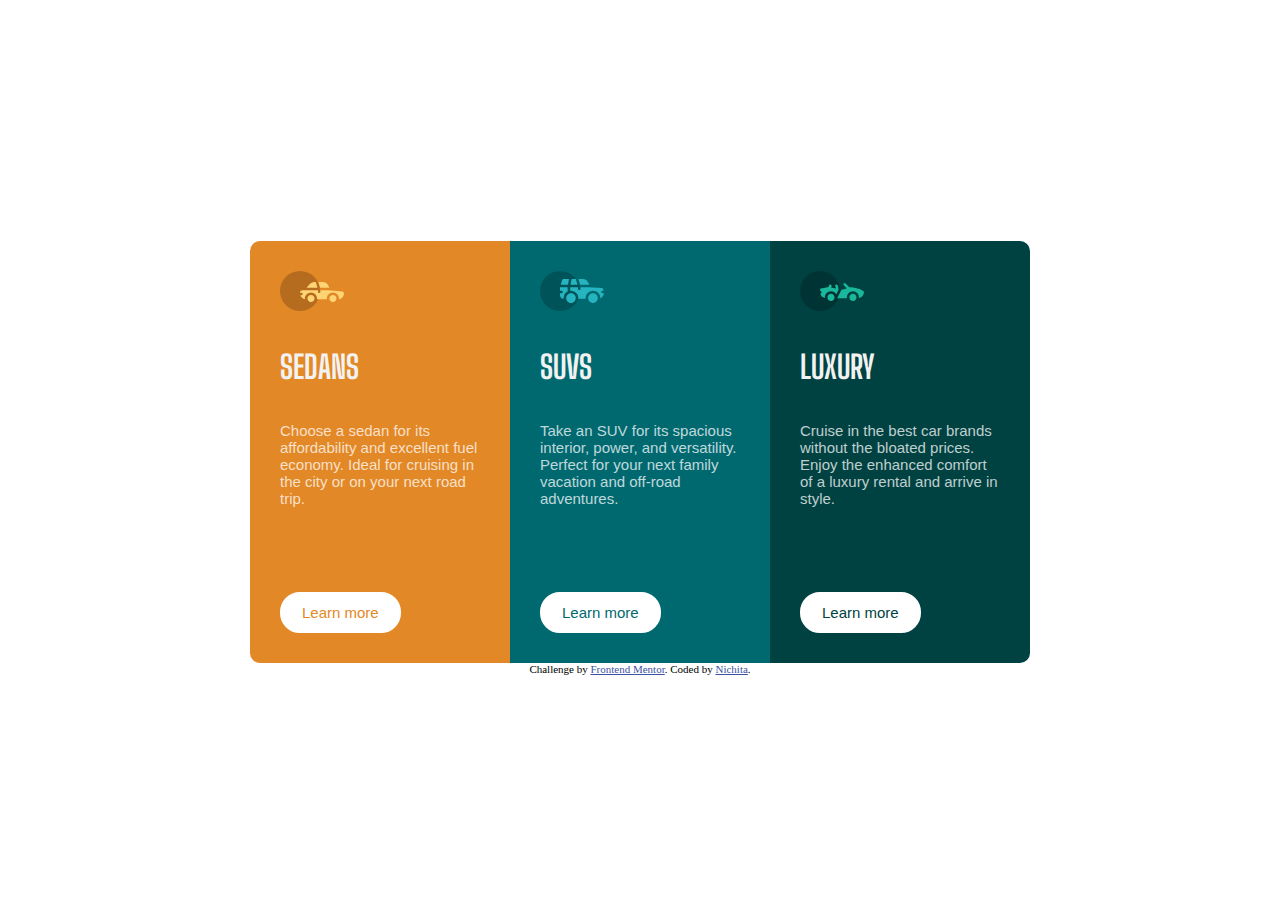
<file: 3-column-preview-card-component/index.html>
<!DOCTYPE html>
<html lang="en">

<head>
  <meta charset="UTF-8">
  <meta name="viewport" content="width=device-width, initial-scale=1.0">
  <!-- displays site properly based on user's device -->

  <link rel="icon" type="image/png" sizes="32x32" href="./images/favicon-32x32.png">
  <link rel="preconnect" href="https://fonts.googleapis.com">
  <link rel="preconnect" href="https://fonts.gstatic.com" crossorigin>
  <link href="https://fonts.googleapis.com/css2?family=Big+Shoulders+Display:wght@700&display=swap" rel="stylesheet">
  <link rel="stylesheet" type="text/css" href="https://fonts.google.com/specimen/Lexend+Deca">
  <link rel="stylesheet" href="style.css">

  <title>Frontend Mentor | 3-column preview card component</title>

</head>

<body>
  <main>

    <div class="flex-container">
      <div class="card sedan">
        <img src="./images/icon-sedans.svg" alt="" aria-hidden="true">
        <h2>Sedans</h2>

        <div class="body">Choose a sedan for its affordability and excellent fuel economy. Ideal for cruising in the
          city
          or on your next road trip.
        </div>

        <a class="more">Learn more</a>
      </div>

      <div class="card suv">
        <img src="./images/icon-suvs.svg" alt="" aria-hidden="true">
        <h2>
          SUVs
        </h2>
        <div class="body">
          Take an SUV for its spacious interior, power, and versatility. Perfect for your next family vacation
          and off-road adventures.
        </div>
        <a class="more">Learn more</a>
      </div>

      <div class="card luxury">
        <img src="./images/icon-luxury.svg" alt="" aria-hidden="true">
        <h2>
          Luxury
        </h2>
        <div class="body">
          Cruise in the best car brands without the bloated prices. Enjoy the enhanced comfort of a luxury
          rental and arrive in style.
        </div>
        <a class="more">Learn more</a>
      </div>
    </div>

  </main>
  <footer>
    <div class="attribution">
      Challenge by <a href="https://www.frontendmentor.io?ref=challenge" target="_blank">Frontend Mentor</a>.
      Coded by <a href="https://psynt.github.io" target="_blank">Nichita</a>.
    </div>
  </footer>
</body>

</html>
</file>
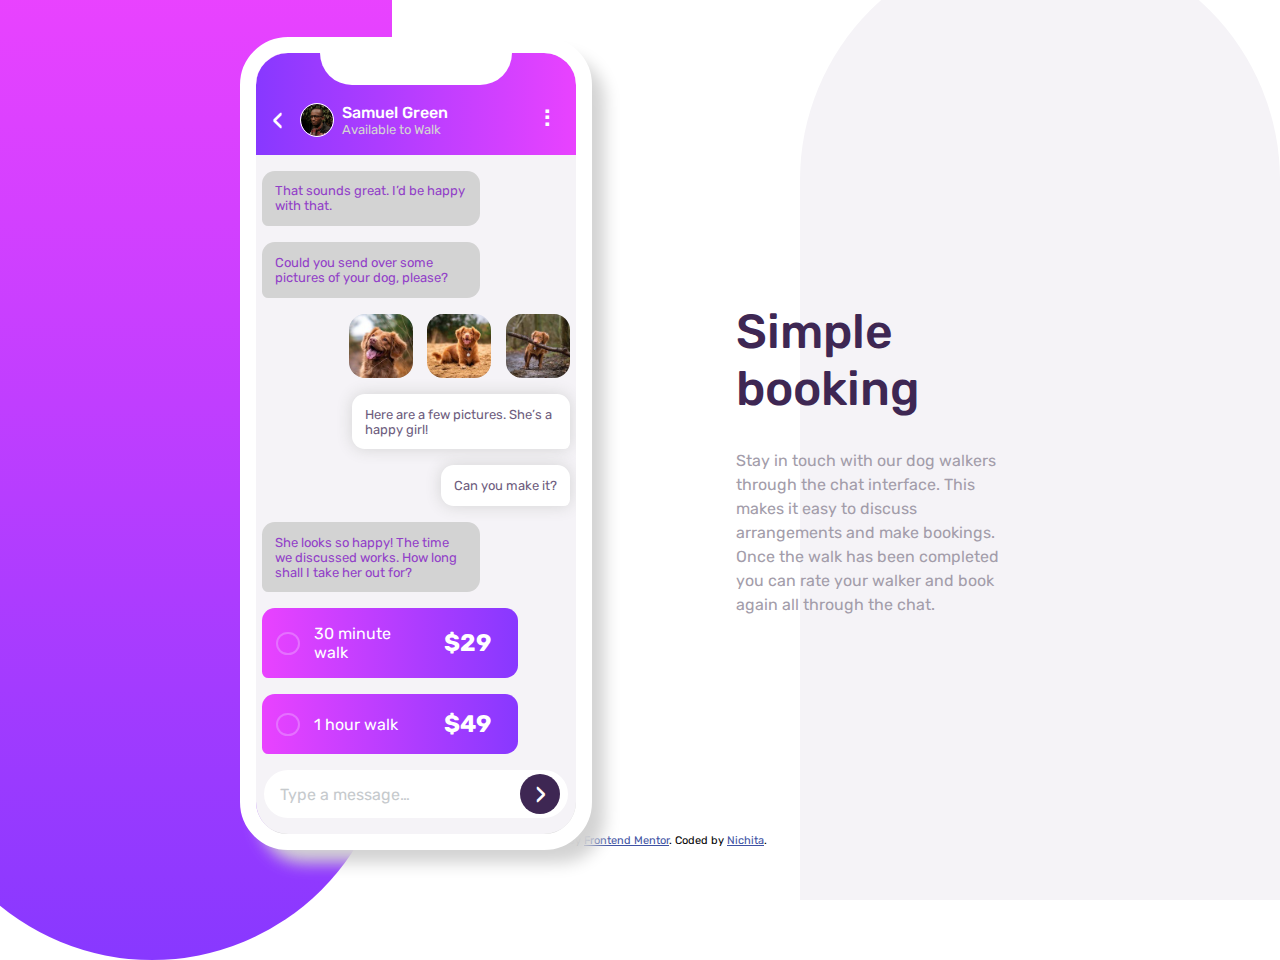
<file: chat-app-css-illustration/index.html>
<!DOCTYPE html>
<html lang="en">

<head>
  <meta charset="UTF-8">
  <meta name="viewport" content="width=device-width, initial-scale=1.0">

  <link rel="icon" type="image/png" sizes="32x32" href="./images/favicon-32x32.png">

  <link rel="preconnect" href="https://fonts.googleapis.com">
  <link rel="preconnect" href="https://fonts.gstatic.com" crossorigin>
  <link href="https://fonts.googleapis.com/css2?family=Rubik:wght@400;500;700&display=swap" rel="stylesheet">

  <link rel="stylesheet" href="style.css">

  <title>Frontend Mentor | Chat app css illustration</title>

</head>

<body>

  <main>
    <div class="phone">
      <div class="phone-top">
        <div class="notch"></div>
        <div class="profile">
          <span class="chevron">&lsaquo;</span>
          <img src="images/avatar.jpg" alt="Samuel Green's profile picture" class="pfp">

          <div class="profile-desc">
            <div class="name">Samuel Green</div>
            <div class="avail">Available to Walk</div>
          </div>
          <div class="menu"></div>
        </div>
      </div>

      <div class="message left">
        That sounds great. I’d be happy with that.
      </div>
      <div class="message left">
        Could you send over some pictures of your dog, please?
      </div>

      <div class="pics right">
        <img src="images/dog-image-1.jpg" alt="Image of dog" class="dog">
        <img src="images/dog-image-2.jpg" alt="Image of dog" class="dog">
        <img src="images/dog-image-3.jpg" alt="Image of dog" class="dog">
      </div>

      <div class="message right">
        Here are a few pictures. She’s a happy girl!
      </div>
      <div class="message right">
        Can you make it?
      </div>

      <div class="message left">
        She looks so happy! The time we discussed works. How long shall I take her out for?
      </div>

      <div class="charge left">
        <span class="dot"></span>
        <span class="duration">30 minute walk</span>
        <span class="price">$29</span>
      </div>

      <div class="charge left">
        <span class="dot"></span>
        <span class="duration">1 hour walk</span>
        <span class="price">$49</span>
      </div>

      <div class="prompt">
        <span class="type">Type a message…</span>
        <div class="send"> <span class="chevron">&rsaquo;</span> </div>
      </div>
    </div>
    <section class="text">
      <h1>Simple booking</h1>

      <div class="subtext">
        Stay in touch with our dog walkers through the chat interface. This makes it easy to
        discuss arrangements and make bookings. Once the walk has been completed you can rate
        your walker and book again all through the chat.
      </div>
    </section>
  </main>
  <footer>
    <div class="attribution">
      Challenge by <a href="https://www.frontendmentor.io?ref=challenge" target="_blank">Frontend Mentor</a>.
      Coded by <a href="https://psynt.github.io/" target="_blank">Nichita</a>.
    </div>
  </footer>
</body>

</html>
</file>
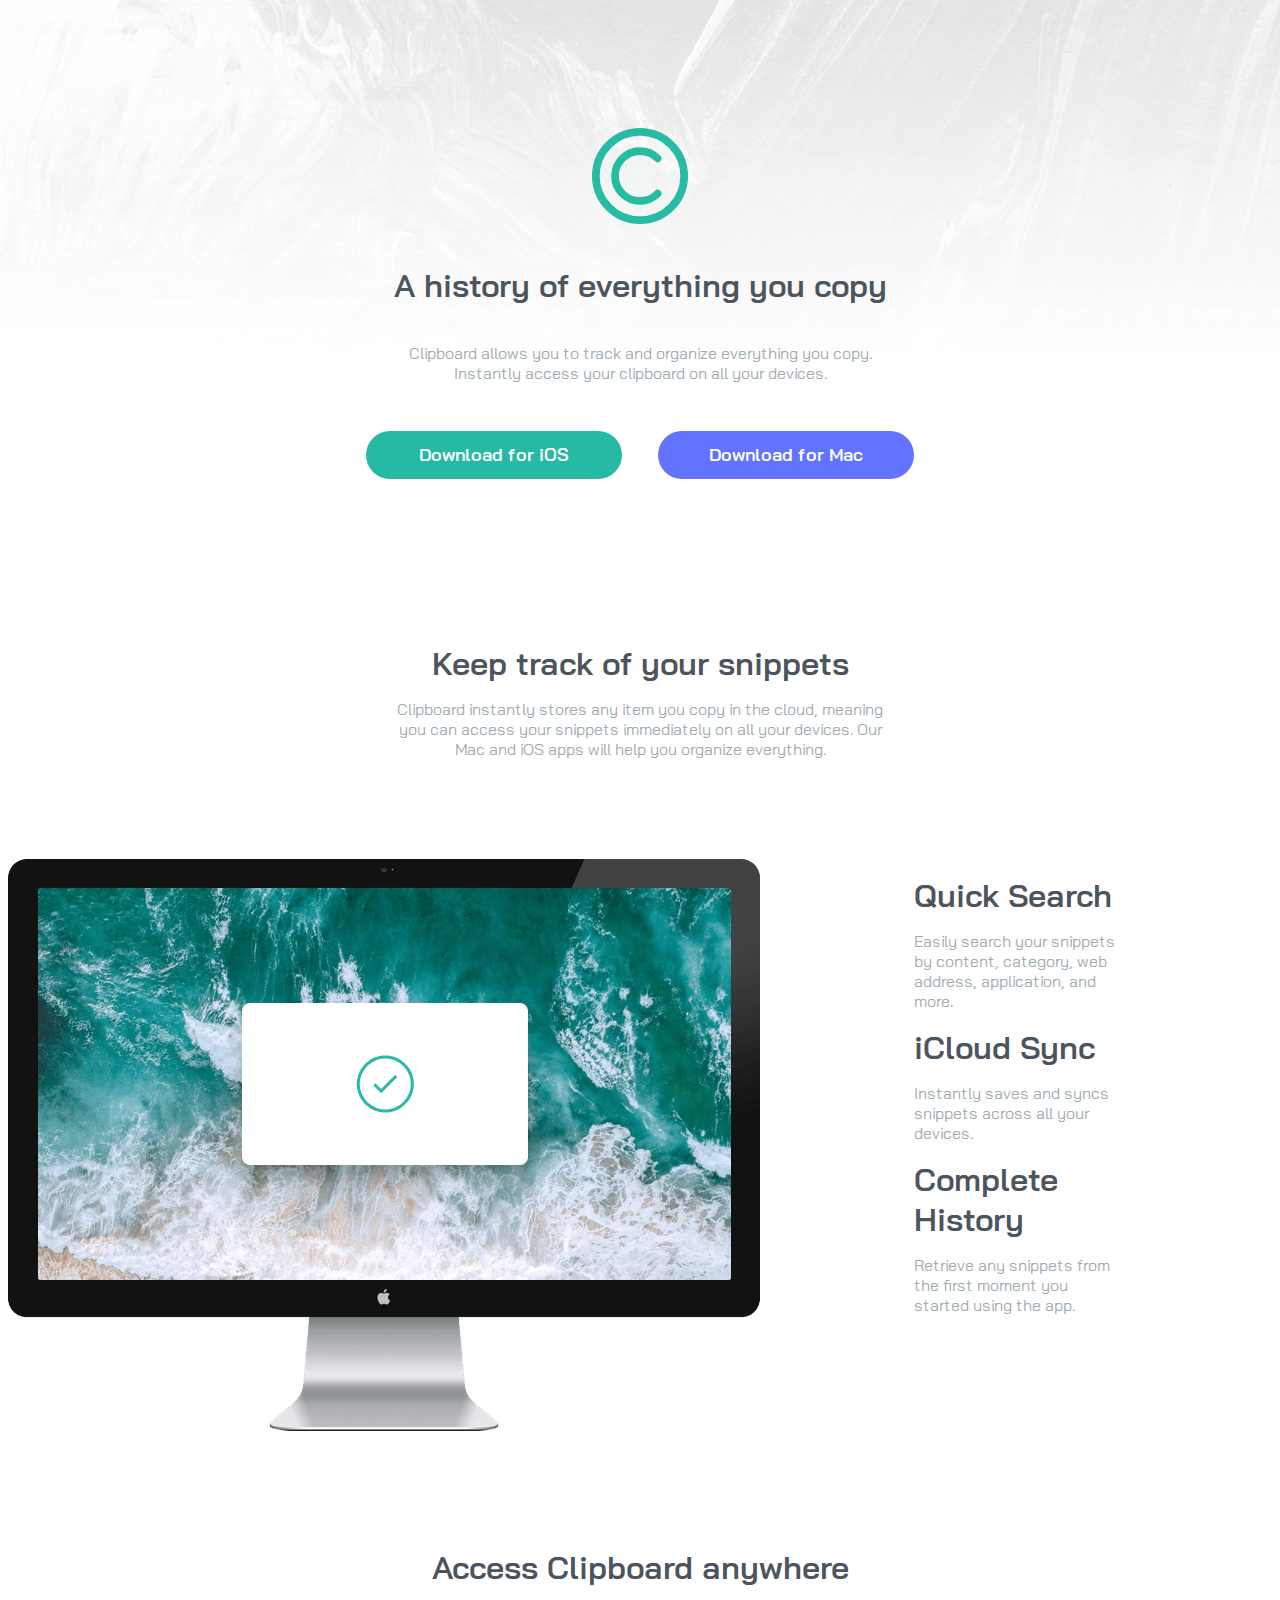
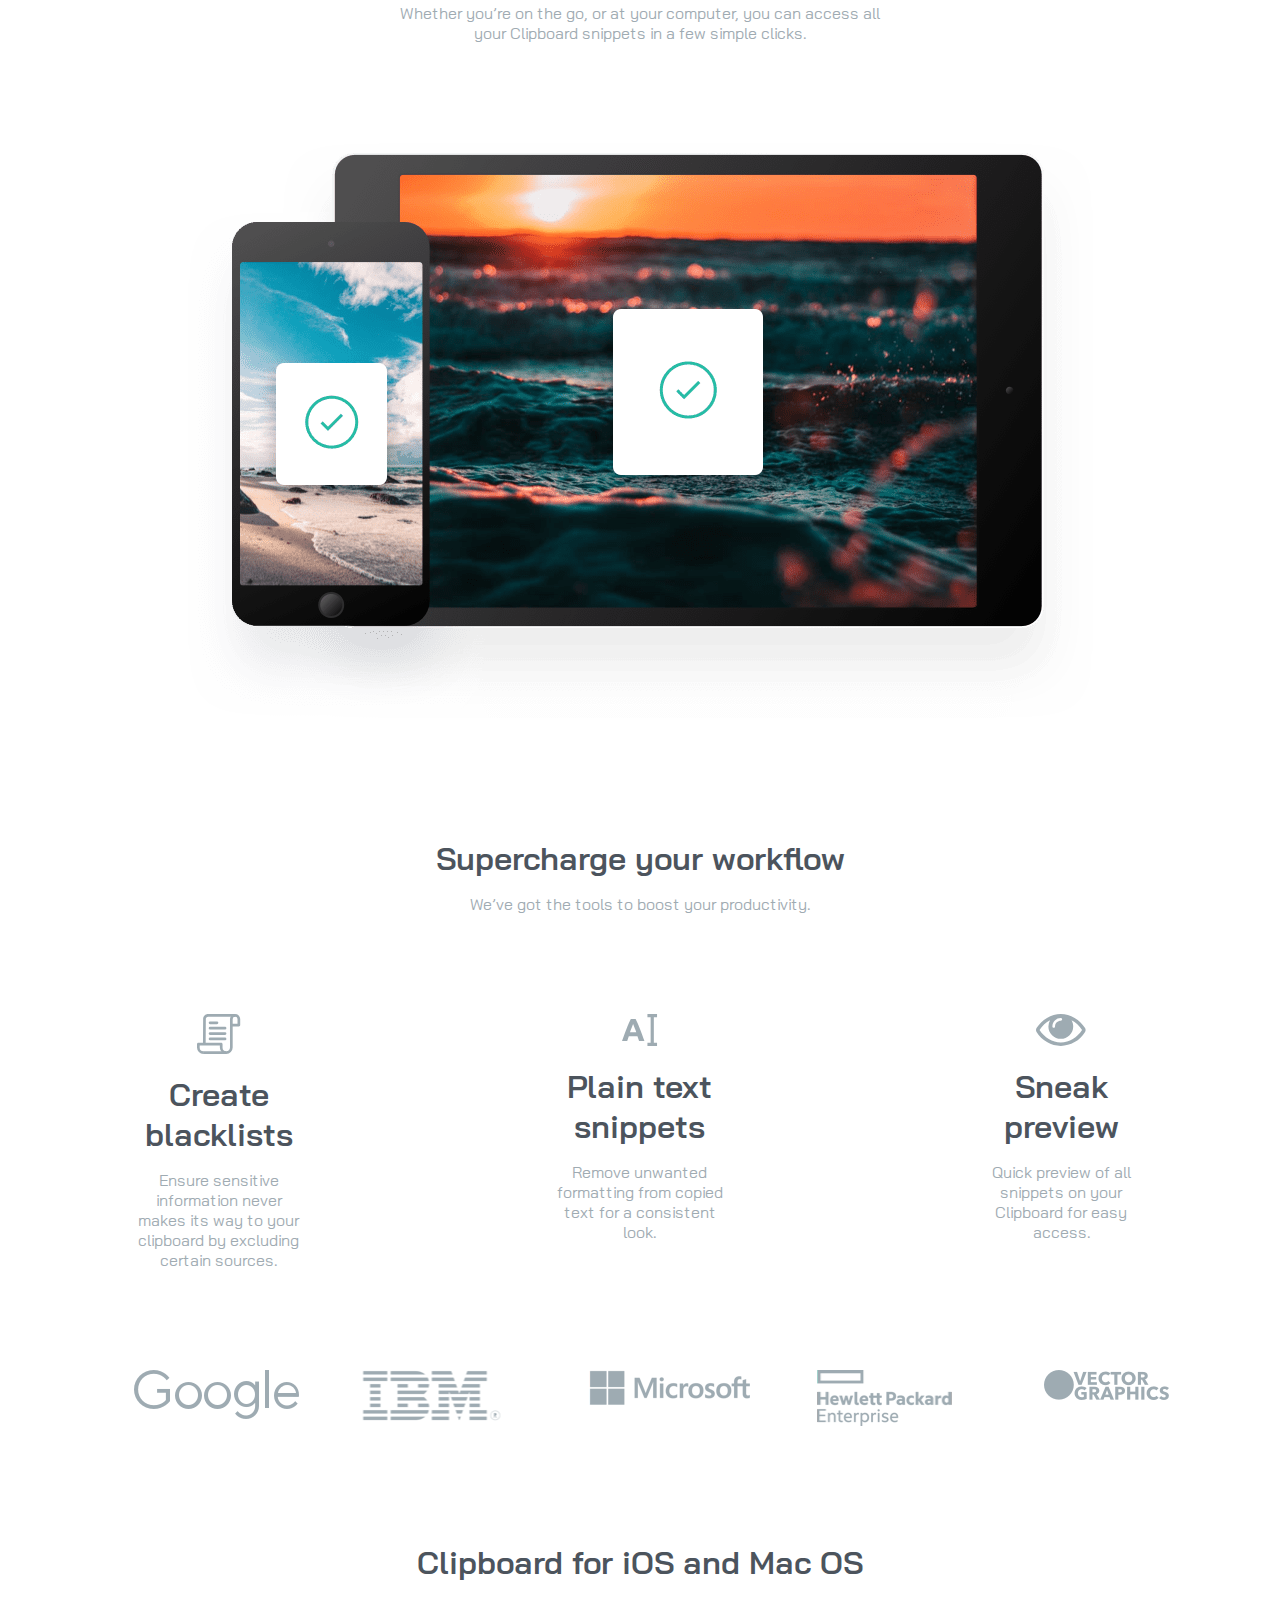
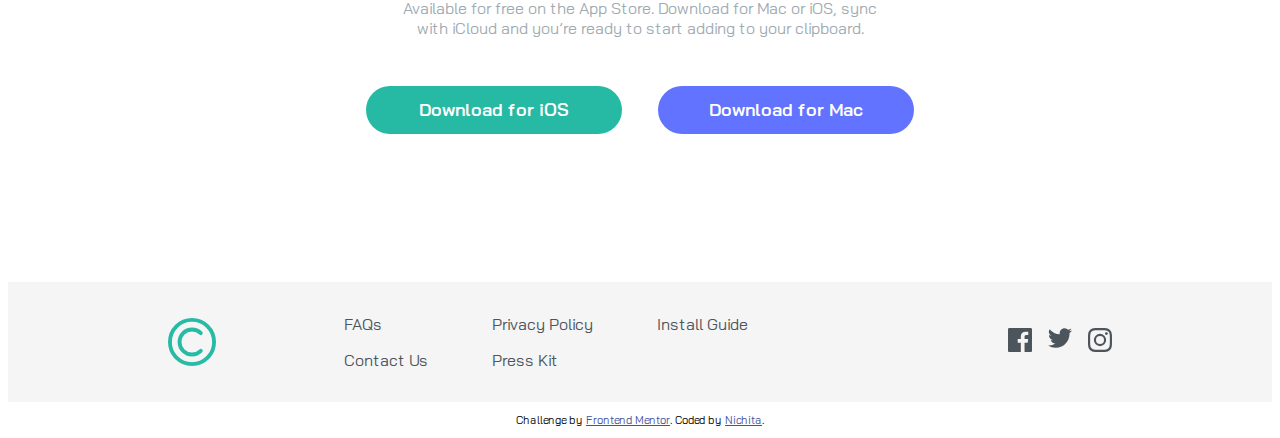
<file: clipboard-landing-page/index.html>
<!DOCTYPE html>
<html lang="en">

<head>
  <meta charset="UTF-8">
  <meta name="viewport" content="width=device-width, initial-scale=1.0">
  <!-- displays site properly based on user's device -->

  <link rel="preconnect" href="https://fonts.googleapis.com">
  <link rel="preconnect" href="https://fonts.gstatic.com" crossorigin>
  <link href="https://fonts.googleapis.com/css2?family=Bai+Jamjuree:wght@400;600&display=swap" rel="stylesheet">
  <link rel="icon" type="image/png" sizes="32x32" href="./images/favicon-32x32.png">

  <title>Frontend Mentor | Clipboard landing page</title>

  <link rel="stylesheet" href="style.css">
</head>

<body>

  <main>


    <div class="section">
      <img src="images/logo.svg" alt="Clipboard logo" class="logo">
      <h1>A history of everything you copy</h1>

      <div class="sub">
        Clipboard allows you to track and organize everything you
        copy. Instantly access your clipboard on all your devices.
      </div>

      <div class="buttons">
        <button type="button" class="primary">Download for iOS</button>
        <button type="button" class="secondary">Download for Mac</button>
      </div>
    </div>

    <div class="section">
      <div class="bold">Keep track of your snippets</div>

      <div class="sub">Clipboard instantly stores any item you copy in the cloud,
        meaning you can access your snippets immediately on all your
        devices. Our Mac and iOS apps will help you organize everything.
      </div>
    </div>
    <div class="section">

      <div class="horizontal">
        <img src="images/image-computer.png" alt="Picture of a computer" class="computer">

        <div class="right">
          <div class="bold">Quick Search</div>

          <div class="sub">
            Easily search your snippets by content, category, web address, application, and more.
          </div>

          <div class="bold">
            iCloud Sync
          </div>

          <div class="sub">
            Instantly saves and syncs snippets across all your devices.
          </div>

          <div class="bold">
            Complete History
          </div>

          <div class="sub">
            Retrieve any snippets from the first moment you started using the app.
          </div>
        </div>
      </div>
    </div>

    <div class="section">
      <div class="bold">Access Clipboard anywhere</div>

      <div class="sub">Whether you’re on the go, or at your computer, you can access all your Clipboard
        snippets in a few simple clicks.
      </div>

    </div>
    <div class="section">
      <img src="images/image-devices.png" alt="Picture of an iPhone and an iPad" class="devices">
    </div>
    <div class="section">
      <div class="bold">Supercharge your workflow</div>

      <div class="sub">We’ve got the tools to boost your productivity.</div>

    </div>
    <div class="section">
      <div class="examples list">
        <div class="example">
          <img src="images/icon-blacklist.svg" alt="Blacklist">
          <div class="bold">Create blacklists</div>

          <div class="sub">
            Ensure sensitive information never makes its way to your clipboard by excluding certain sources.
          </div>
        </div>
        <div class="example">
          <img src="images/icon-text.svg" alt="Text">
          <div class="bold">Plain text snippets</div>

          <div class="sub">
            Remove unwanted formatting from copied text for a consistent look.
          </div>
        </div>

        <div class="example">
          <img src="images/icon-preview.svg" alt="Eye">
          <div class="bold">Sneak preview</div>
          <div class="sub">
            Quick preview of all snippets on your Clipboard for easy access.
          </div>
        </div>

      </div>
    </div>
    <div class="brands list">
      <img src="images/logo-google.png" alt="Google logo" class="brand">
      <img src="images/logo-ibm.png" alt="IBM logo" class="brand">
      <img src="images/logo-microsoft.png" alt="Microsoft logo" class="brand">
      <img src="images/logo-hp.png" alt="Hewlett Packard Enterprise logo" class="brand">
      <img src="images/logo-vector-graphics.png" alt="Vector Graphics logo" class="brand">
    </div>
    <div class="section">
      <div class="bold">
        Clipboard for iOS and Mac OS
      </div>

      <div class="sub">
        Available for free on the App Store. Download for Mac or iOS, sync with iCloud
        and you’re ready to start adding to your clipboard.
      </div>

      <div class="buttons">
        <button class="primary" type="button">Download for iOS</button>
        <button class="secondary" type="button">Download for Mac</button>
      </div>
    </div>

    <div class="footer">
      <img src="images/logo.svg" alt="Clipboard logo" class="logo">
      <div class="linkblock">
        <div class="vertical-links">
          <a href="" class="link">FAQs</a>
          <a href="" class="link">Contact Us</a>
        </div>
        <div class="vertical-links">
          <a href="" class="link">Privacy Policy</a>
          <a href="" class="link">Press Kit</a>
        </div>
        <a href="" class="link">Install Guide</a>
      </div>
      <div class="social-media list">
        <a href="">
          <img src="images/icon-facebook.svg" alt="Facebook icon" class="social">
        </a>
        <a href="">
          <img src="images/icon-twitter.svg" alt="Twitter icon" class="social">
        </a>
        <a href="">
          <img src="images/icon-instagram.svg" alt="Instagram icon" class="social">
        </a>
      </div>
    </div>
  </main>

  <footer>
    <p class="attribution">
      Challenge by <a href="https://www.frontendmentor.io?ref=challenge" target="_blank">Frontend Mentor</a>.
      Coded by <a href="psynt.github.io">Nichita</a>.
    </p>
  </footer>
</body>

</html>
</file>
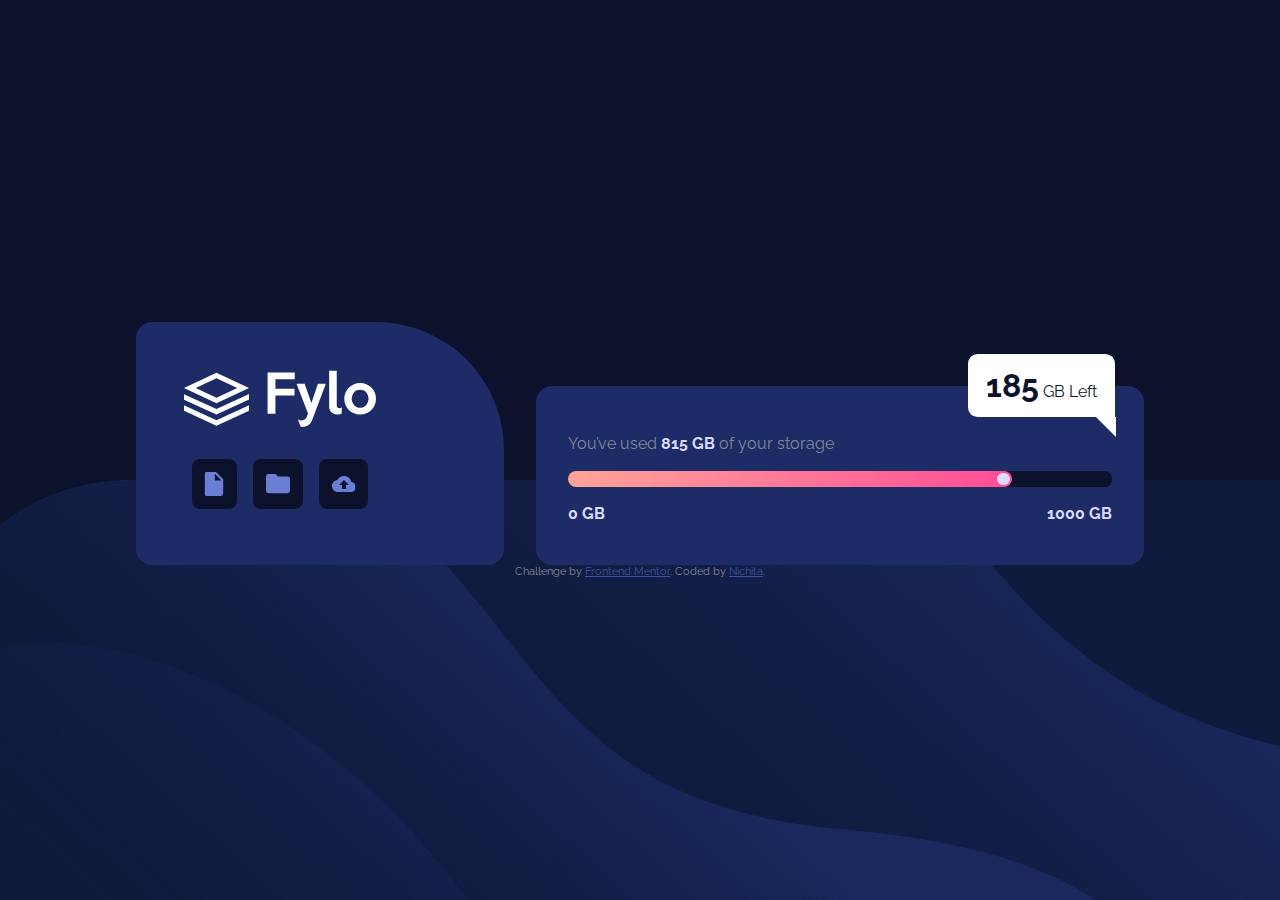
<file: fylo-data-storage-component/index.html>
<!DOCTYPE html>
<html lang="en">

<head>
  <meta charset="UTF-8">
  <meta name="viewport" content="width=device-width, initial-scale=1.0">

  <link rel="icon" type="image/png" sizes="32x32" href="./images/favicon-32x32.png">

  <link rel="preconnect" href="https://fonts.googleapis.com">
  <link rel="preconnect" href="https://fonts.gstatic.com" crossorigin>
  <link href="https://fonts.googleapis.com/css2?family=Raleway:wght@400;700&display=swap" rel="stylesheet">

  <link rel="stylesheet" href="style.css">

  <title>Frontend Mentor | Fylo data storage component</title>

</head>

<body>

  <main>
    <div class="left">
      <img src="images/logo.svg" alt="Fylo logo" class="logo">
      <div class="icons">
        <img src="images/icon-document.svg" alt="Document symbol" class="icon">
        <img src="images/icon-folder.svg" alt="Folder symbol" class="icon">
        <img src="images/icon-upload.svg" alt="Upload symbol" class="icon">
      </div>
    </div>
    <div class="right">
      <div class="details">
        <div class="text">
          You’ve used <span class="highlight">815 GB</span> of your storage
        </div>
        <blockquote>
          <span class="super">185</span> GB Left
        </blockquote>
      </div>

      <div class="progress">
        <progress max="1000" value="815" id="progress"></progress>
        <div class="dot"></div>
      </div>

      <div class="space highlight">
        <span class="start">0 GB</span>
        <span class="end">1000 GB</span>
      </div>
    </div>

  </main>

  <div class="attribution">
    Challenge by <a href="https://www.frontendmentor.io?ref=challenge" target="_blank">Frontend Mentor</a>.
    Coded by <a href="https://psynt.github.io/" target="_blank">Nichita</a>.
  </div>
</body>

</html>
</file>
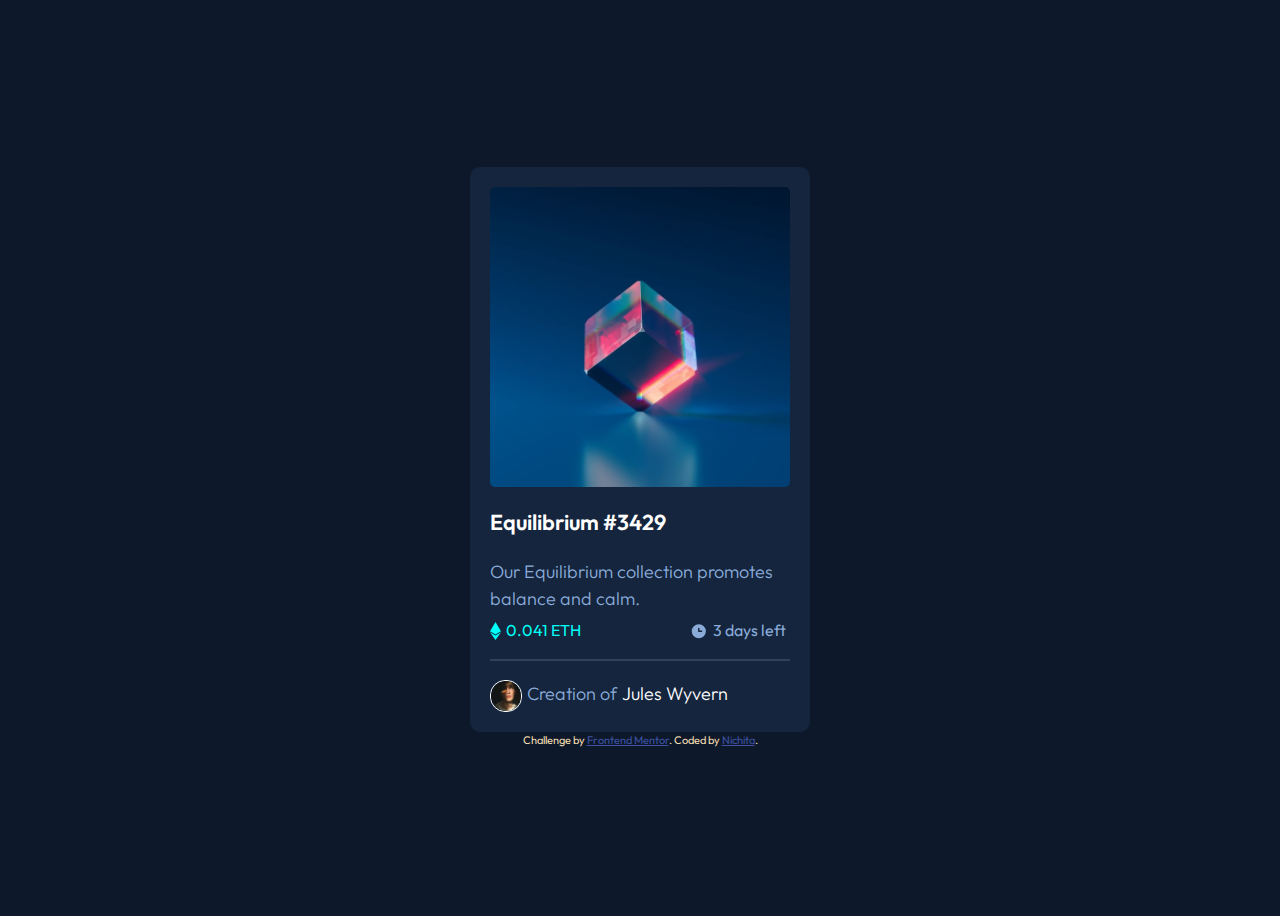
<file: nft-preview-card-component/index.html>
<!DOCTYPE html>
<html lang="en">

<head>
  <meta charset="UTF-8">
  <meta name="viewport" content="width=device-width, initial-scale=1.0">

  <link rel="icon" type="image/png" sizes="32x32" href="./images/favicon-32x32.png">
  <link rel="preconnect" href="https://fonts.googleapis.com">
  <link rel="preconnect" href="https://fonts.gstatic.com" crossorigin>
  <link href="https://fonts.googleapis.com/css2?family=Outfit:wght@300;400;600&display=swap" rel="stylesheet">

  <link rel="stylesheet" href="style.css">

  <title>Frontend Mentor | NFT preview card component</title>

</head>

<body>

  <main>

    <div class="containter">
      <a href="#"><img src="./images/icon-view.svg" alt="Eye symbol" class="eye"></a>
      <img class="eq" src="./images/image-equilibrium.jpg" alt="Image of NFT Equilibrium">
    </div>

    <a href="#">
      <h1>Equilibrium #3429</h1>
    </a>

    <div class="subtitle">Our Equilibrium collection promotes balance and calm.</div>

    <div class="details">
      <div class="price"><img src="./images/icon-ethereum.svg" alt="Ethereum symbol">0.041 ETH</div>
      <div class="time"><img src="./images/icon-clock.svg" alt="Clock symbol">3 days left</div>
    </div>

    <div>
      <hr>
    </div>

    <div class="credit"><img class="avatar" src="images/image-avatar.png" alt="Image of Jules Wyvern">Creation of <a
        href="#" class="name">Jules Wyvern</a></div>
  </main>

  <footer>
    <div class="attribution">
      Challenge by <a href="https://www.frontendmentor.io?ref=challenge" target="_blank">Frontend Mentor</a>.
      Coded by <a href="https://psynt.github.io/" target="_blank">Nichita</a>.
    </div>
  </footer>
</body>

</html>
</file>
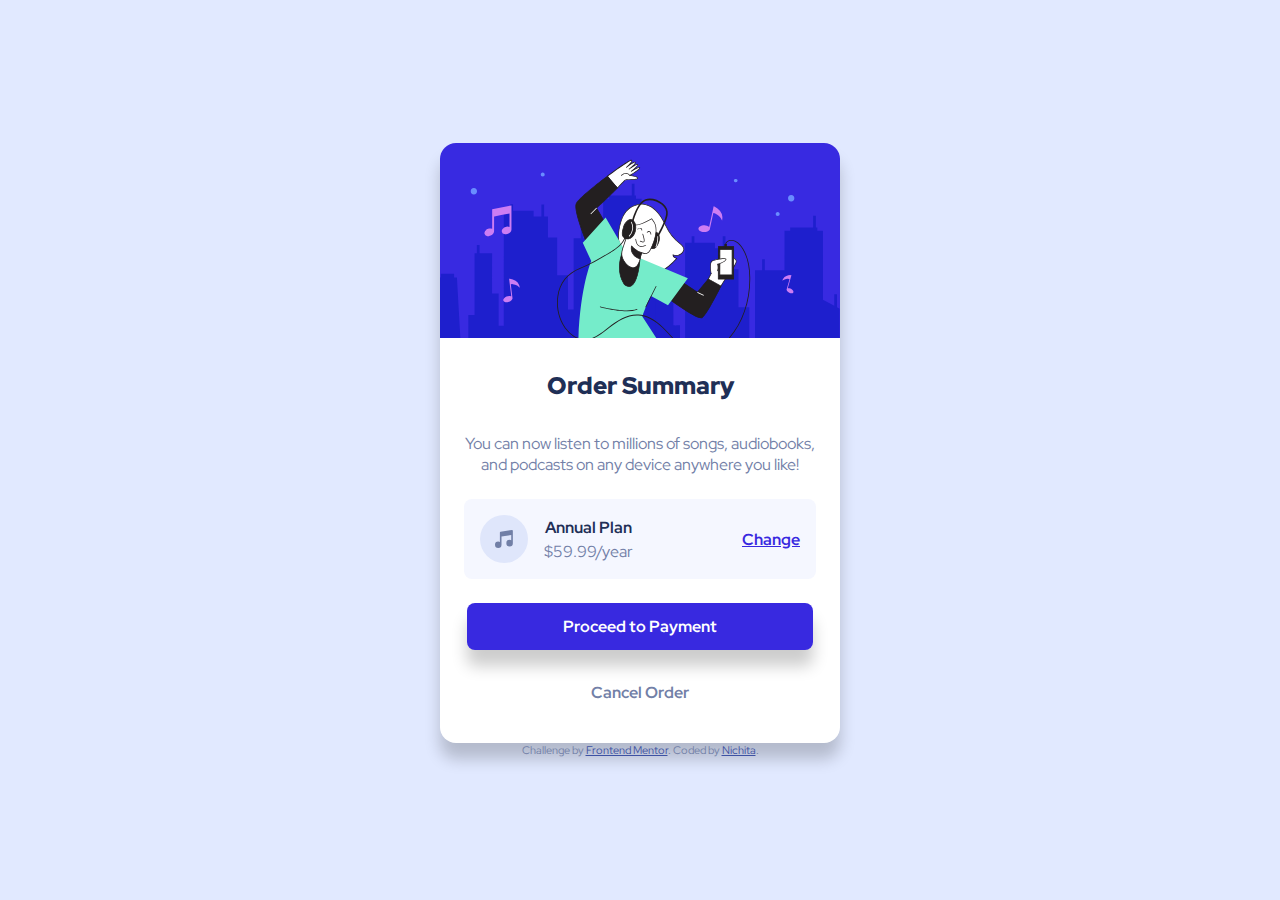
<file: order-summary-component/index.html>
<!DOCTYPE html>
<html lang="en">

<head>
  <meta charset="UTF-8">
  <meta name="viewport" content="width=device-width, initial-scale=1.0">

  <link rel="icon" type="image/png" sizes="32x32" href="./images/favicon-32x32.png">


  <link rel="preconnect" href="https://fonts.googleapis.com">
  <link rel="preconnect" href="https://fonts.gstatic.com" crossorigin>
  <link href="https://fonts.googleapis.com/css2?family=Red+Hat+Display:wght@500;700;900&display=swap" rel="stylesheet">

  <link rel="stylesheet" href="style.css">

  <title>Frontend Mentor | Order summary card</title>

</head>

<body>

  <main>

    <img class="banner" src="./images/illustration-hero.svg" alt="Picture of person listening to music">
    <h1>Order Summary</h1>

    <div class="subtitle">You can now listen to millions of songs, audiobooks, and podcasts on any
      device anywhere you like!</div>

    <div class="card">
      <img src="images/icon-music.svg" alt="Music symbol" class="music">
      <div class="pricing">
        <span class="bold">Annual Plan</span>
        <span>$59.99/year</span>
      </div>

      <a class="change">Change</a>
    </div>

    <a class="pay">Proceed to Payment</a>
    <a class="cancel">Cancel Order</a>

  </main>

  <footer>
    <div class="attribution">
      Challenge by <a href="https://www.frontendmentor.io?ref=challenge" target="_blank">Frontend Mentor</a>.
      Coded by <a href="https://psynt.github.io/" target="_blank">Nichita</a>.
    </div>
  </footer>
</body>

</html>
</file>
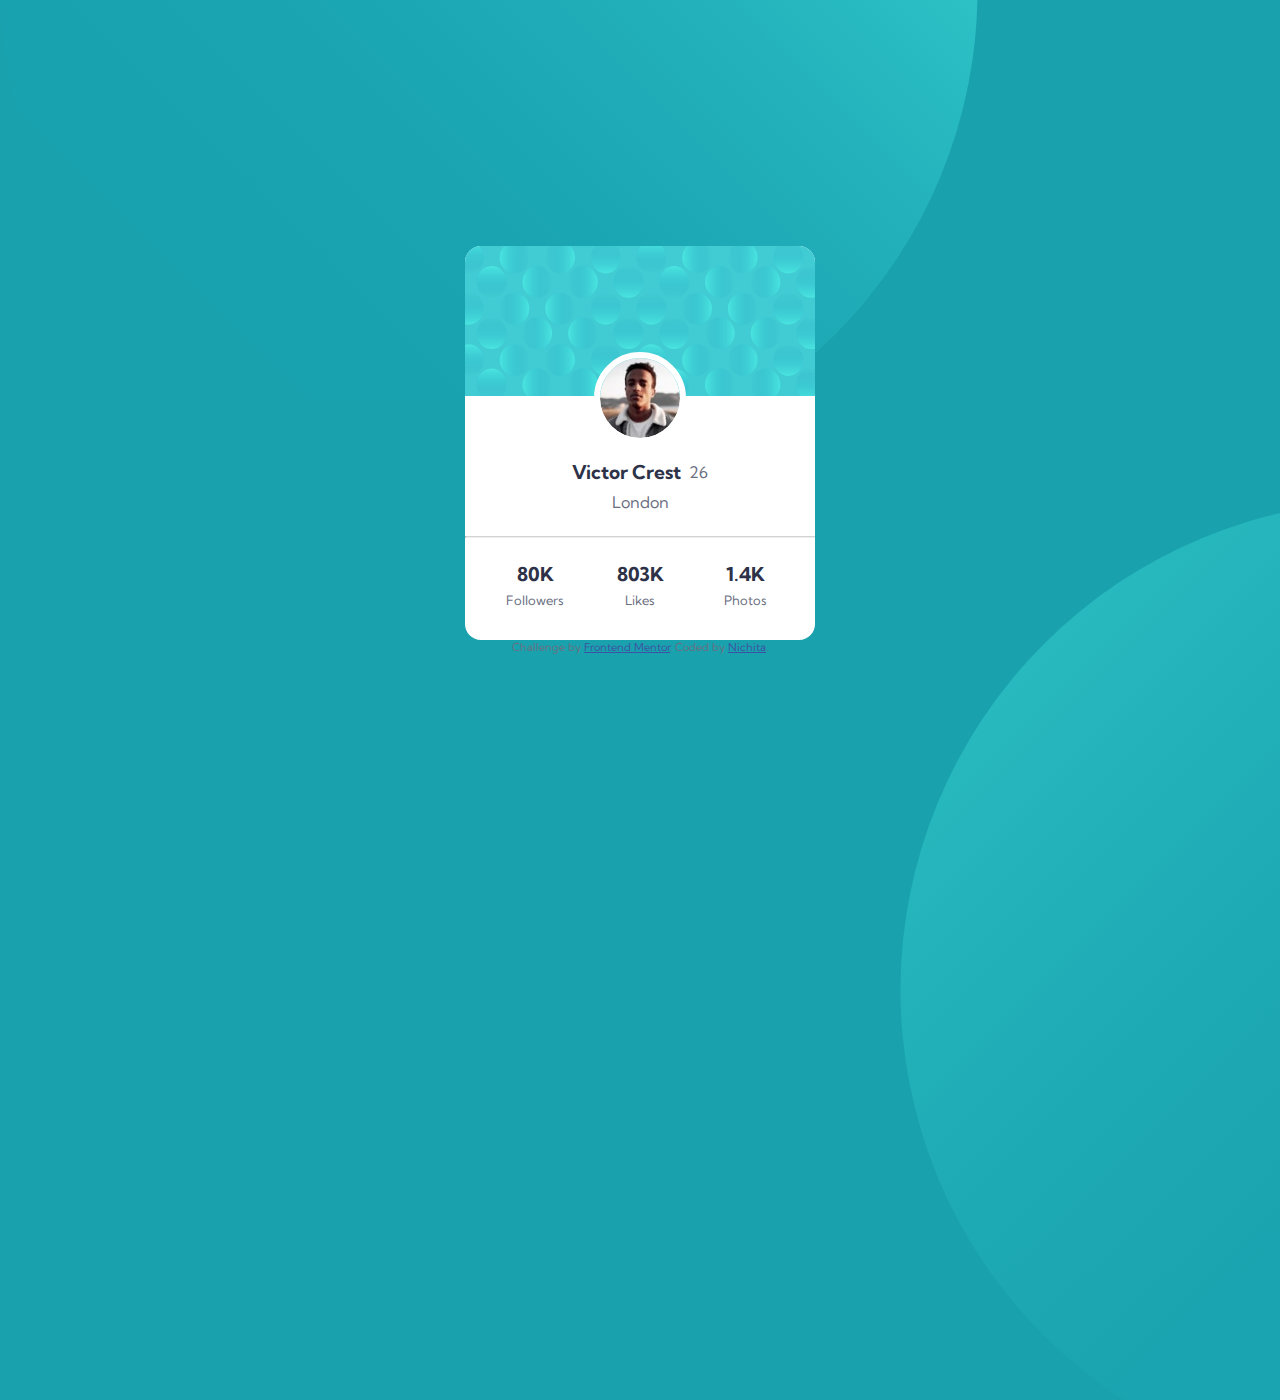
<file: profile-card-component/index.html>
<!DOCTYPE html>
<html lang="en">

<head>
  <meta charset="UTF-8">
  <meta name="viewport" content="width=device-width, initial-scale=1.0">

  <link rel="icon" type="image/png" sizes="32x32" href="./images/favicon-32x32.png">

  <link rel="preconnect" href="https://fonts.googleapis.com">
  <link rel="preconnect" href="https://fonts.gstatic.com" crossorigin>
  <link href="https://fonts.googleapis.com/css2?family=Kumbh+Sans:wght@400;700&display=swap" rel="stylesheet">

  <link rel="stylesheet" href="style.css">

  <title>Frontend Mentor | Profile card component</title>

</head>

<body>
  <main>

    <img src="images/bg-pattern-card.svg" alt="Pattern on card" class="card-bg">

    <img src="images/image-victor.jpg" alt="Victor's profile picture" class="pfp">

    <div class="profile">
      <div class="na">
        <span class="name b">Victor Crest</span>
        <span class="age">26</span>
      </div>
      <div class="location">London</div>
    </div>

    <hr>
    <div class="stats">
      <div class="stat">
        <div class="num b">80K</div>
        <div class="detail">Followers</div>
      </div>

      <div class="stat">
        <div class="num b">803K</div>
        <div class="detail">Likes</div>
      </div>

      <div class="stat">
        <div class="num b">1.4K</div>
        <div class="detail">Photos</div>
      </div>
    </div>

  </main>
  <div id="bg-top"></div>
  <div id="bg-bottom"></div>
  <footer>
    <div class="attribution">
      Challenge by <a href="https://www.frontendmentor.io?ref=challenge" target="_blank">Frontend Mentor</a>.
      Coded by <a href="https://psynt.github.io/" target="_blank">Nichita</a>.
    </div>
  </footer>
</body>

</html>
</file>
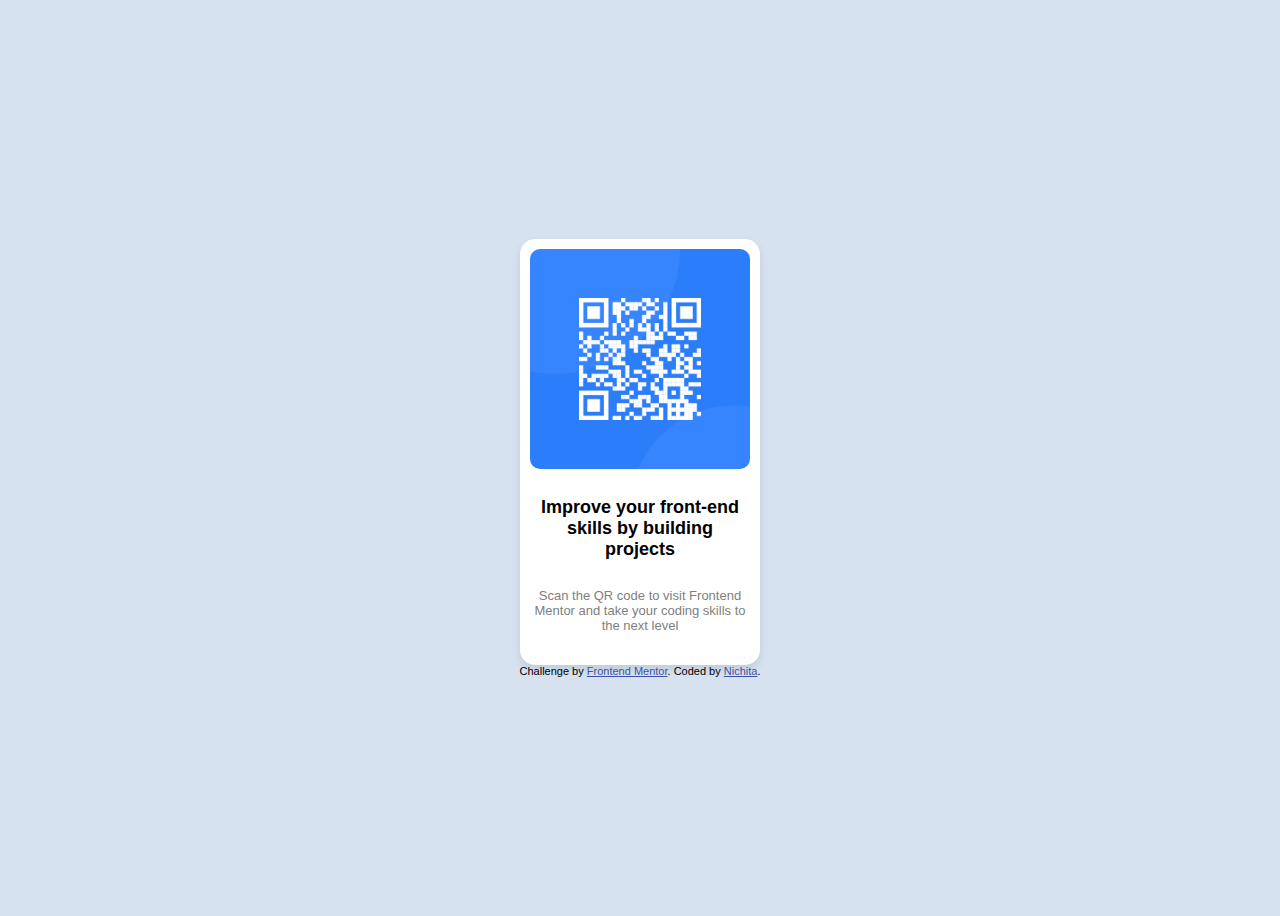
<file: qr-code-component/index.html>
<!DOCTYPE html>
<html lang="en">

<head>
  <meta charset="UTF-8">
  <meta name="viewport" content="width=device-width, initial-scale=1.0">
  <!-- displays site properly based on user's device -->

  <link rel="icon" type="image/png" sizes="32x32" href="./images/favicon-32x32.png">

  <link rel="stylesheet" type="text/css" href="https://fonts.google.com/specimen/Outfit">

  <link rel="stylesheet" href="style.css">

  <title>Frontend Mentor | QR code component</title>

</head>

<body>

  <main>
    <div class="card">
      <img src="./images/image-qr-code.png" alt="QR code that takes the user to frontendmentor.io when scanned">
      <h1 class="card-text">Improve your front-end skills by building projects</h1>

      <div class="card-subtext">
        Scan the QR code to visit Frontend Mentor and take your coding skills to the next level
      </div>
    </div>
  </main>

  <footer>
    <div class="attribution">
      Challenge by <a href="https://www.frontendmentor.io?ref=challenge" target="_blank">Frontend Mentor</a>.
      Coded by <a href="https://psynt.github.io" target="_blank">Nichita</a>.
    </div>
  </footer>
</body>

</html>
</file>
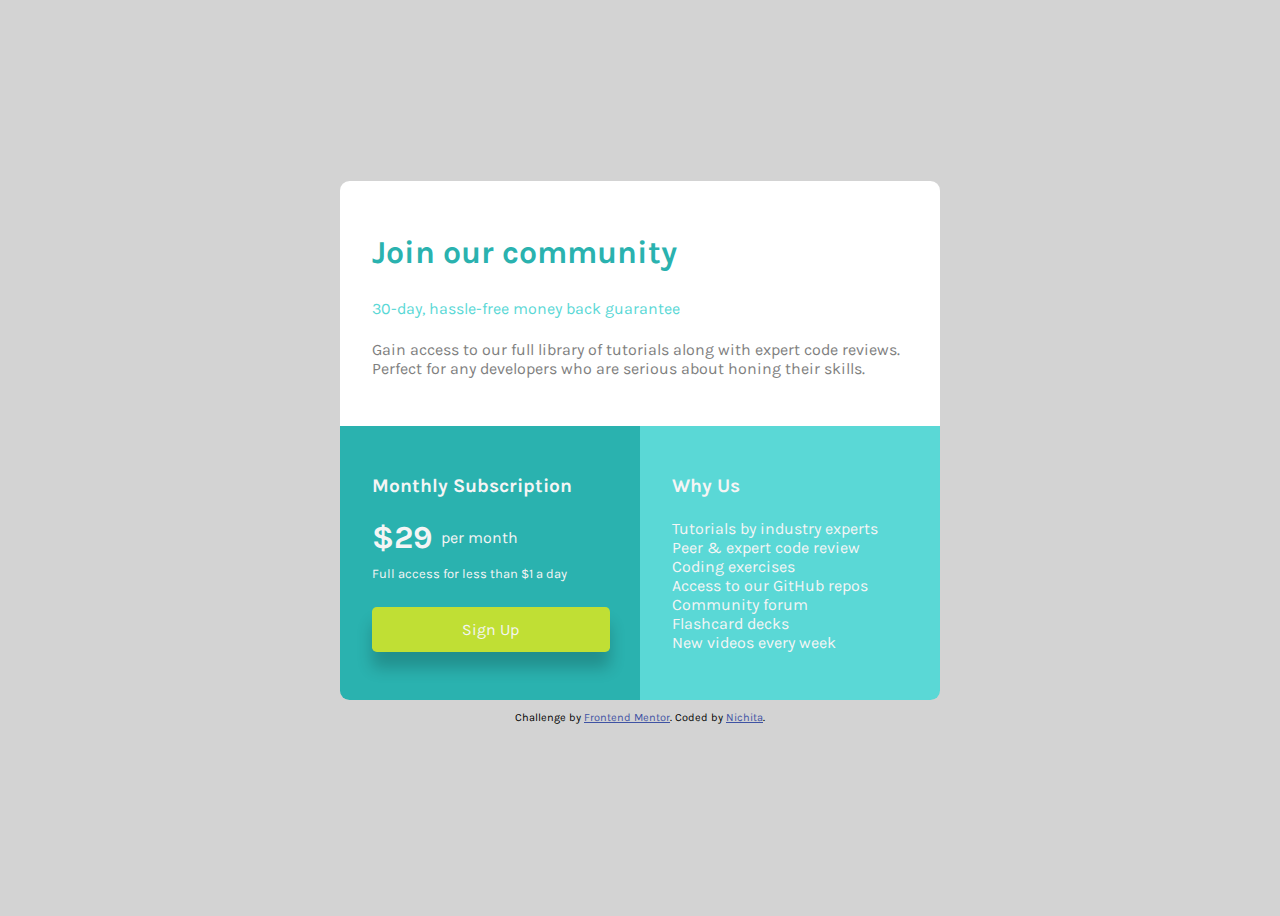
<file: single-price-grid-component/index.html>
<!DOCTYPE html>
<html lang="en">

<head>
  <meta charset="UTF-8">
  <meta name="viewport" content="width=device-width, initial-scale=1.0">

  <link rel="icon" type="image/png" sizes="32x32" href="./images/favicon-32x32.png">

  <link rel="preconnect" href="https://fonts.googleapis.com">
  <link rel="preconnect" href="https://fonts.gstatic.com" crossorigin>
  <link href="https://fonts.googleapis.com/css2?family=Karla:wght@400;700&display=swap" rel="stylesheet">

  <link rel="stylesheet" href="style.css">

  <title>Frontend Mentor | Single Price Grid Component</title>

</head>

<body>

  <main>

    <div class="top">
      <h1>Join our community</h1>

      <div class="subtitle">30-day, hassle-free money back guarantee</div>

      <ul class="details">
        <li class="detail">Gain access to our full library of tutorials along with expert code reviews.</li>
        <li class="detail">Perfect for any developers who are serious about honing their skills.</li>
      </ul>
    </div>

    <div class="left">
      <h2>Monthly Subscription</h2>

      <div class="pricing"><span class="price">&dollar;29</span> <span class="small">per month</span></div>

      <div class="pricingDetails">Full access for less than &dollar;1 a day</div>

      <a class="signup">Sign Up</a>
    </div>
    <div class="right">
      <h2>Why Us</h2>

      <ul class="explanations">
        <li class="explanation">Tutorials by industry experts</li>
        <li class="explanation">Peer &amp; expert code review</li>
        <li class="explanation">Coding exercises</li>
        <li class="explanation">Access to our GitHub repos</li>
        <li class="explanation">Community forum</li>
        <li class="explanation">Flashcard decks</li>
        <li class="explanation">New videos every week</li>
      </ul>
    </div>
  </main>

  <footer>
    <p class="attribution">
      Challenge by <a href="https://www.frontendmentor.io?ref=challenge" target="_blank">Frontend Mentor</a>.
      Coded by <a href="https://psynt.github.io/" target="_blank">Nichita</a>.
    </p>
  </footer>
</body>

</html>
</file>
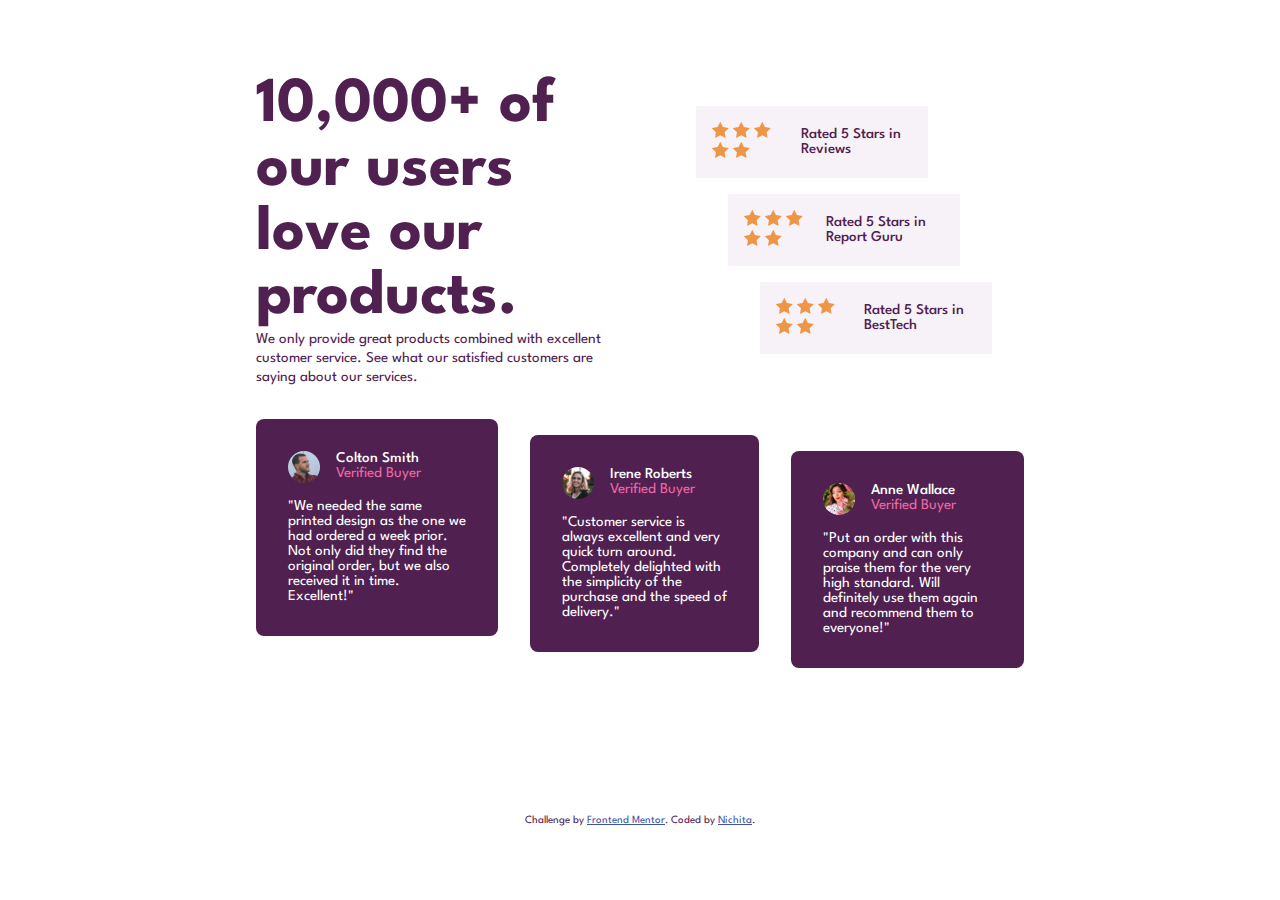
<file: social-proof-section/index.html>
<!DOCTYPE html>
<html lang="en">

<head>
  <meta charset="UTF-8">
  <meta name="viewport" content="width=device-width, initial-scale=1.0">
  <!-- displays site properly based on user's device -->

  <link rel="icon" type="image/png" sizes="32x32" href="./images/favicon-32x32.png">

  <link rel="preconnect" href="https://fonts.googleapis.com">
  <link rel="preconnect" href="https://fonts.gstatic.com" crossorigin>
  <link href="https://fonts.googleapis.com/css2?family=League+Spartan:wght@400;500;700&display=swap" rel="stylesheet">


  <link rel="stylesheet" href="./style.css">

  <title>Frontend Mentor | Social proof div</title>

</head>

<body>
  <main>
    <div class="heading">
      <h1>
        10,000+ of our users love our products.
      </h1>
      <p>
        We only provide great products combined with excellent customer service.
        See what our satisfied customers are saying about our services.
      </p>
    </div>

    <div class="ratings">
      <div class="rating r1">
        <span class="stars">
          <img src="./images/icon-star.svg" alt="">
          <img src="./images/icon-star.svg" alt="">
          <img src="./images/icon-star.svg" alt="">
          <img src="./images/icon-star.svg" alt="">
          <img src="./images/icon-star.svg" alt="">
        </span>
        <span class="rating-text">Rated 5 Stars in Reviews</span>
      </div>
      <div class="rating r2">
        <span class="stars">
          <img src="./images/icon-star.svg" alt="">
          <img src="./images/icon-star.svg" alt="">
          <img src="./images/icon-star.svg" alt="">
          <img src="./images/icon-star.svg" alt="">
          <img src="./images/icon-star.svg" alt="">
        </span>
        <span class="rating-text">Rated 5 Stars in Report Guru</span>
      </div>
      <div class="rating r3">
        <span class="stars">
          <img src="./images/icon-star.svg" alt="">
          <img src="./images/icon-star.svg" alt="">
          <img src="./images/icon-star.svg" alt="">
          <img src="./images/icon-star.svg" alt="">
          <img src="./images/icon-star.svg" alt="">
        </span>
        <span class="rating-text">Rated 5 Stars in BestTech</span>
      </div>
    </div>

    <div class="testimonials">
      <figure class="testimonial card t1">
        <div class="profile">
          <img src="./images/image-colton.jpg" alt="Colton Smith" class="picture">
          <div class="subprofile">
            <div class="name">Colton Smith</div>
            <div class="verified">Verified Buyer</div>
          </div>
        </div>
        <blockquote>
          "We needed the same printed design as the one we had ordered a week prior.
          Not only did they find the original order, but we also received it in time.
          Excellent!"
        </blockquote>
      </figure>

      <figure class="testimonial card t2">
        <div class="profile">
          <img src="./images/image-irene.jpg" alt="irene Roberts" class="picture">
          <div class="subprofile">
            <div class="name">Irene Roberts</div>
            <div class="verified">Verified Buyer</div>
          </div>
        </div>
        <blockquote>
          "Customer service is always excellent and very quick turn around. Completely
          delighted with the simplicity of the purchase and the speed of delivery."
        </blockquote>
      </figure>
      <figure class="testimonial card t3">
        <div class="profile">
          <img src="./images/image-anne.jpg" alt="Anne Wallace" class="picture">
          <div class="subprofile">
            <div class="name">Anne Wallace</div>
            <div class="verified">Verified Buyer</div>
          </div>
        </div>
        <blockquote>
          "Put an order with this company and can only praise them for the very high
          standard. Will definitely use them again and recommend them to everyone!"
        </blockquote>
      </figure>
    </div>
  </main>
  <footer>
    <div class="attribution">
      Challenge by
      <a href="https://www.frontendmentor.io?ref=challenge" target="_blank">Frontend Mentor</a>. Coded by <a
        href="https://psynt.github.io/" target="_blank">Nichita</a>.
    </div>
  </footer>
</body>

</html>
</file>
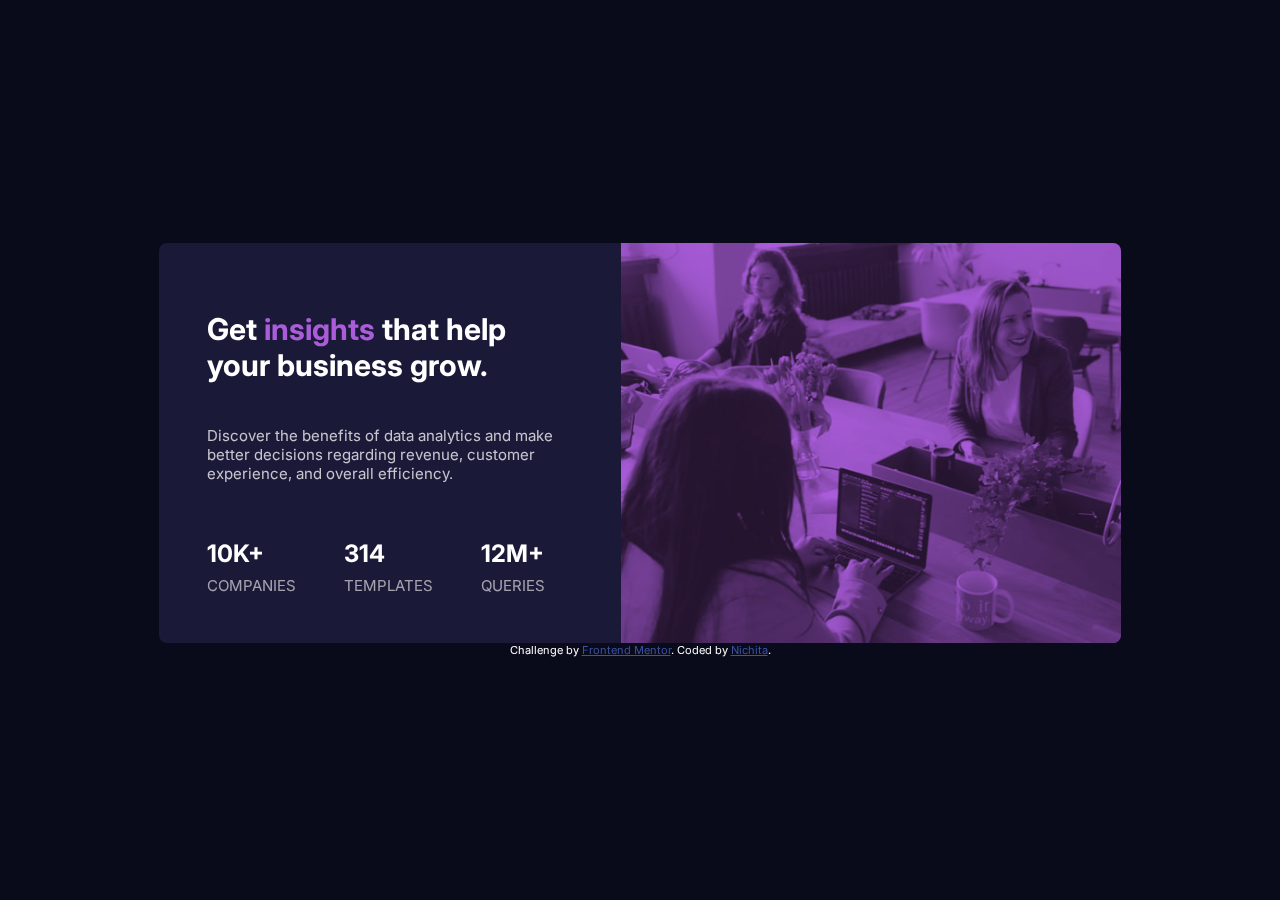
<file: stats-preview-card-component/index.html>
<!DOCTYPE html>
<html lang="en">

<head>
  <meta charset="UTF-8">
  <meta name="viewport" content="width=device-width, initial-scale=1.0">

  <link rel="icon" type="image/png" sizes="32x32" href="./images/favicon-32x32.png">
  <link rel="preconnect" href="https://fonts.googleapis.com">
  <link rel="preconnect" href="https://fonts.gstatic.com" crossorigin>
  <link href="https://fonts.googleapis.com/css2?family=Inter:wght@400;700&family=Lexend+Deca&display=swap"
    rel="stylesheet">

  <link rel="stylesheet" href="style.css">

  <title>Frontend Mentor | Stats preview card component</title>

</head>

<body>

  <main>


    <div class="left">
      <h1>Get <span class="accent">insights</span> that help your business grow.</h1>

      <p>Discover the benefits of data analytics and make better decisions regarding revenue, customer
        experience, and overall efficiency.</p>

      <ul class="stats">
        <li class="stat">
          <div class="number">10k+</div>
          <div class="detail">companies</div>
        </li>
        <li class="stat">
          <div class="number">314</div>
          <div class="detail">templates</div>
        </li>
        <li class="stat">
          <div class="number">12m+</div>
          <div class="detail">queries</div>
        </li>
      </ul>

    </div>


    <div class="right">
      <div class="purple"></div>
      <picture>
        <source media="(max-width: 500px)" srcset="./images/image-header-mobile.jpg">
        <img src="./images/image-header-desktop.jpg" alt="" aria-hidden="true">
      </picture>
    </div>
  </main>

  <footer>
    <div class="attribution">
      Challenge by <a href="https://www.frontendmentor.io?ref=challenge" target="_blank">Frontend Mentor</a>.
      Coded by <a href="https://psynt.github.io/" target="_blank">Nichita</a>.
    </div>
  </footer>
</body>

</html>
</file>
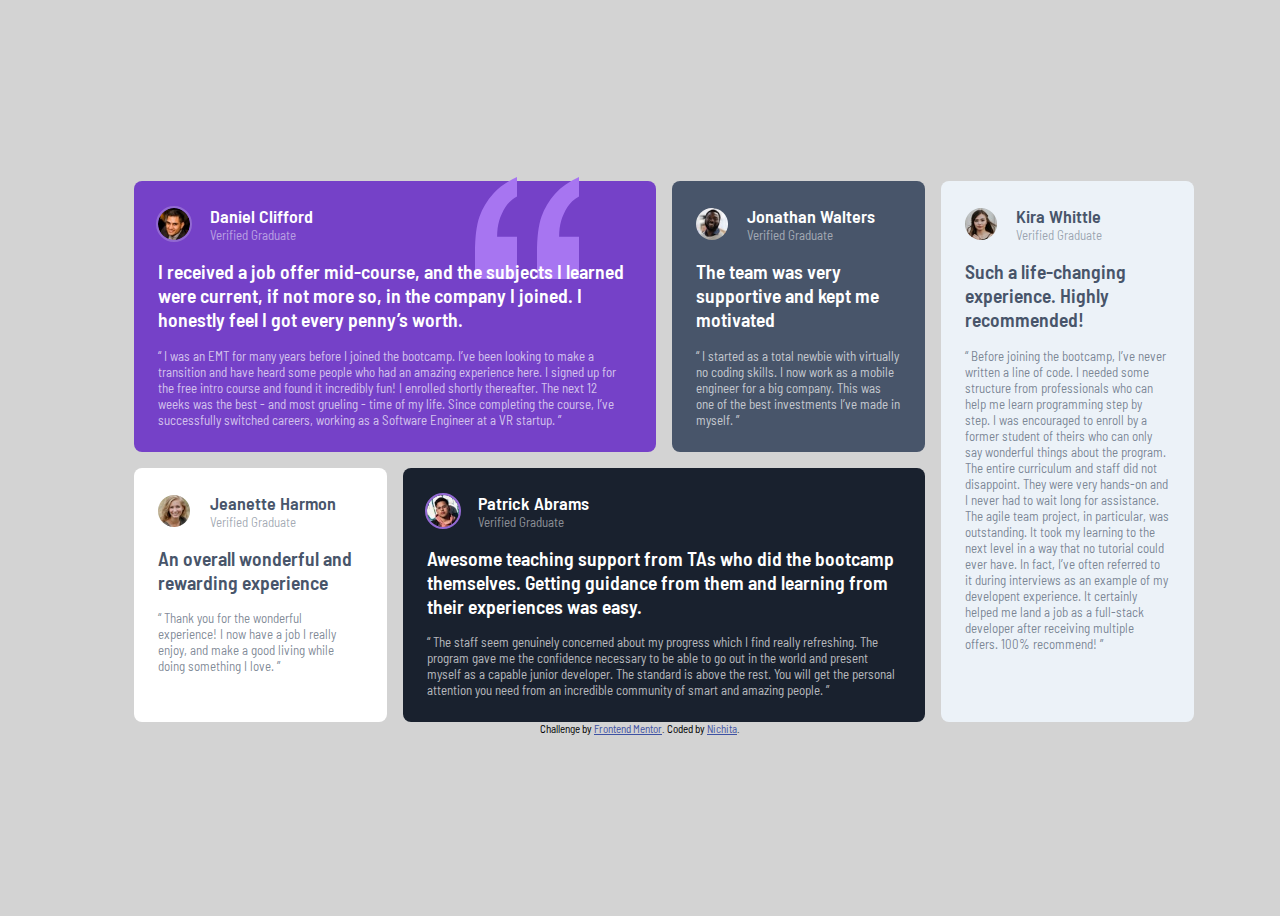
<file: testimonials-grid-section/index.html>
<!DOCTYPE html>
<html lang="en">

<head>
  <meta charset="UTF-8">
  <meta name="viewport" content="width=device-width, initial-scale=1.0">

  <link rel="icon" type="image/png" sizes="32x32" href="./images/favicon-32x32.png">

  <link rel="preconnect" href="https://fonts.googleapis.com">
  <link rel="preconnect" href="https://fonts.gstatic.com" crossorigin>
  <link href="https://fonts.googleapis.com/css2?family=Barlow+Semi+Condensed:wght@500;600&display=swap"
    rel="stylesheet">

  <link rel="stylesheet" href="style.css">

  <title>Frontend Mentor | [Challenge Name Here]</title>

</head>

<body>
  <main>
    <div class="card" id="c1">
      <div class="profile">
        <img src="images/image-daniel.jpg" alt="Daniel's profile picture" class="pfp">
        <div class="details">
          <div class="name">Daniel Clifford</div>
          <div class="verified">Verified Graduate</div>
        </div>
        <img src="images/bg-pattern-quotation.svg" alt="Quotation symbol" id="quote">
      </div>


      <h2>
        I received a job offer mid-course, and the subjects I learned were current, if not more so,
        in the company I joined. I honestly feel I got every penny’s worth.
      </h2>

      <div class="subtext">
        “ I was an EMT for many years before I joined the bootcamp. I’ve been looking to make a
        transition and have heard some people who had an amazing experience here. I signed up
        for the free intro course and found it incredibly fun! I enrolled shortly thereafter.
        The next 12 weeks was the best - and most grueling - time of my life. Since completing
        the course, I’ve successfully switched careers, working as a Software Engineer at a VR startup. ”
      </div>
    </div>
    <div class="card" id="c2">
      <div class="profile">
        <img src="images/image-jonathan.jpg" alt="Jonathan's profile picture" class="pfp">
        <div class="details">
          <div class="name">Jonathan Walters</div>
          <div class="verified">Verified Graduate</div>
        </div>
      </div>

      <h2>
        The team was very supportive and kept me motivated
      </h2>
      <div class="subtext">
        “ I started as a total newbie with virtually no coding skills. I now work as a mobile engineer
        for a big company. This was one of the best investments I’ve made in myself. ”
      </div>
    </div>
    <div class="card" id="c3">
      <div class="profile">
        <img src="images/image-jeanette.jpg" alt="Jeanette's profile picture" class="pfp">
        <div class="details">
          <div class="name">Jeanette Harmon</div>
          <div class="verified">Verified Graduate</div>
        </div>
      </div>

      <h2>
        An overall wonderful and rewarding experience
      </h2>
      <div class="subtext">
        “ Thank you for the wonderful experience! I now have a job I really enjoy, and make a good living
        while doing something I love. ”
      </div>
    </div>
    <div class="card" id="c4">
      <div class="profile">
        <img src="images/image-patrick.jpg" alt="Patrick's profile picture" class="pfp">
        <div class="details">
          <div class="name">Patrick Abrams</div>
          <div class="verified">Verified Graduate</div>
        </div>
      </div>
      <h2>
        Awesome teaching support from TAs who did the bootcamp themselves. Getting guidance from them and
        learning from their experiences was easy.
      </h2>
      <div class="subtext">
        “ The staff seem genuinely concerned about my progress which I find really refreshing. The program
        gave me the confidence necessary to be able to go out in the world and present myself as a capable
        junior developer. The standard is above the rest. You will get the personal attention you need from
        an incredible community of smart and amazing people. ”
      </div>
    </div>
    <div class="card" id="c5">
      <div class="profile">
        <img src="images/image-kira.jpg" alt="Kira's profile picture" class="pfp">
        <div class="details">
          <div class="name">Kira Whittle</div>
          <div class="verified">Verified Graduate</div>
        </div>
      </div>

      <h2>
        Such a life-changing experience. Highly recommended!
      </h2>
      <div class="subtext">
        “ Before joining the bootcamp, I’ve never written a line of code. I needed some structure from
        professionals who can help me learn programming step by step. I was encouraged to enroll by a former
        student of theirs who can only say wonderful things about the program. The entire curriculum and staff
        did not disappoint. They were very hands-on and I never had to wait long for assistance. The agile team
        project, in particular, was outstanding. It took my learning to the next level in a way that no tutorial
        could ever have. In fact, I’ve often referred to it during interviews as an example of my developent
        experience. It certainly helped me land a job as a full-stack developer after receiving multiple offers.
        100% recommend! ”
      </div>
    </div>
  </main>
  <footer>
    <div class="attribution">
      Challenge by <a href="https://www.frontendmentor.io?ref=challenge" target="_blank">Frontend Mentor</a>.
      Coded by <a href="https://psynt.github.io/" target="_blank">Nichita</a>.
    </div>
  </footer>
</body>

</html>
</file>
<file: 3-column-preview-card-component/style.css>
.attribution {
    font-size: 11px;
    text-align: center;
}

.attribution a {
    color: hsl(228, 45%, 44%);
}


:root {
    --bright-orange: hsl(31, 77%, 52%);
    --dark-cyan: hsl(184, 100%, 22%);
    --very-dark-cyan: hsl(179, 100%, 13%);

    --transparent-white: hsla(0, 0%, 100%, 0.75);
    --very-light-gray: hsl(0, 0%, 95%);
}


body {
    font-size: 15px;
    min-height: 100vh;
    display: grid;
    place-content: center;
}

h2 {
    font-family: 'Big Shoulders Display', sans-seif;
    font-weight: 700;
    text-transform: uppercase;
    font-size: xx-large;
    color: var(--very-light-gray);
}

.body {
    font-family: 'Lexend Daca', sans-serif;
    font-weight: 400;
    color: var(--transparent-white);
    margin-bottom: 75px;
}

.flex-container {
    width: fit-content;
    margin: auto;
    display: flex;
    flex-direction: row;
    border-radius: 10px;
    overflow: hidden;
}

.card {
    padding: 30px;
    display: flex;
    gap: 10px;
    flex-direction: column;
    width: 200px;
}

.card img {
    width: min-content;
}

.more {
    border-radius: 20px;
    padding: 10px 20px;
    border: 2px solid white;
    font-family: 'Lexend Daca', sans-serif;
    font-weight: 400;
    align-self: flex-start;
    background-color: white;
}

.sedan {
    background-color: var(--bright-orange);
}

.sedan .more {
    color: var(--bright-orange);
}

.sedan .more:hover {
    color: var(--transparent-white);
    background-color: var(--bright-orange);
}

.suv {
    background-color: var(--dark-cyan);
}

.suv .more {
    color: var(--dark-cyan);
}

.suv .more:hover {
    color: var(--transparent-white);
    background-color: var(--dark-cyan);
}

.luxury {
    background-color: var(--very-dark-cyan);
}

.luxury .more {
    color: var(--very-dark-cyan);
}

.luxury .more:hover {
    color: var(--transparent-white);
    background-color: var(--very-dark-cyan);
}

@media screen and (max-width: 400px) {
    .flex-container {
        flex-direction: column;
        width: fit-content;
        margin: auto;
    }

    .card {
        width: 200px;
    }
}
</file>
<file: chat-app-css-illustration/style.css>
.attribution {
    font-size: 11px;
    text-align: center;
}

.attribution a {
    color: hsl(228, 45%, 44%);
}


:root {
    --pale-violet: hsl(276, 100%, 81%);
    --moderate-violet: hsl(276, 55%, 52%);
    --desaturated-dark-violet: hsl(271, 15%, 43%);
    --grayish-blue: hsl(206, 6%, 79%);
    --very-dark-desaturated-violet: hsl(271, 36%, 24%);
    --dark-grayish-violet: hsl(270, 7%, 64%);

    --light-magenta: hsl(293, 100%, 63%);
    --light-violet: hsl(264, 100%, 61%);

    --white: hsl(0, 0%, 100%);
    --light-grayish-violet: hsl(270, 20%, 96%);
    --app-background: hsl(270, 20%, 96%);
    --very-dark-desaturated-violet: hsl(271, 36%, 24%);
    --submit-button-background: hsl(271, 36%, 24%);
    --very-light-magenta: hsl(289, 100%, 72%);
    --radio-button-outline: hsl(289, 100%, 72%);
}



body {
    font-family: 'Rubik', sans-serif;
    font-size: 16px;
    min-height: 100vh;
    padding: 0;
    margin: 0;
    overflow: hidden;
    display: grid;
    place-content: center;
}

main {
    display: grid;
    width: 60%;
    margin: auto;
    grid-template-columns: 1fr 2fr;
    gap: 10rem;
    z-index: 1;
}

.phone {
    background-color: var(--app-background);
    width: 20rem;
    display: flex;
    flex-direction: column;
    gap: 1rem;
    border-radius: 2rem;
    overflow: hidden;
    outline: var(--white) solid 1rem;
    padding-bottom: 1rem;
    box-shadow: 1rem 1rem 1rem .8rem lightgray;
}

.notch {
    background-color: var(--white);
    align-self: center;
    justify-self: center;
    border-radius: 2rem;
    width: 60%;
    height: 2rem;
    margin: auto;
    border-top-left-radius: 0;
    border-top-right-radius: 0;
}

.phone-top {
    background: linear-gradient(90deg, var(--light-violet), var(--light-magenta));
    color: var(--white);
}

.profile {
    display: flex;
    flex-direction: row;
    gap: .6rem;
    padding: 1rem;
    align-items: center;
}

.profile-desc {
    display: flex;
    flex-direction: column;
}

.name {
    font-weight: 500;
}

.avail {
    font-size: small;
    color: lightgray;
}

.pfp {
    margin-left: .5rem;
    width: 2rem;
    border-radius: 2rem;
    outline: var(--white) solid 1px;
}

.message {
    font-size: small;
    margin: 0 .4rem;
    border-radius: .8rem;
    padding: .8rem;
}

.left {
    border-radius: .8rem;
    margin: 0 .4rem;
    padding: .8rem;
    justify-self: left;
    align-self: flex-start;
    width: 60%;
    background-color: lightgray;
    color: var(--moderate-violet);
    border-bottom-left-radius: .4rem;
}

.right {
    justify-self: right;
    align-self: flex-end;
    max-width: 60%;
    width: fit-content;
}

.right.message {
    background-color: var(--white);
    color: var(--desaturated-dark-violet);
    border-bottom-right-radius: .4rem;
    box-shadow: 0rem 0rem 1rem lightgray;
}

.pics {
    display: flex;
    flex-direction: row;
    gap: .9rem;
    width: fit-content;
    max-width: fit-content;
    margin-right: .4rem;
}

img.dog {
    width: 4rem;
    border-radius: 1rem;
}

h1 {
    font-weight: 500;
    font-size: 3rem;
    color: var(--submit-button-background);
}

.text {
    place-self: center;
}

.subtext {
    line-height: 1.5rem;
    color: var(--dark-grayish-violet);
}

.charge {
    color: var(--white);
    background: linear-gradient(90deg, var(--light-magenta), var(--light-violet));
    display: flex;
    flex-direction: row;
    gap: 1rem;
    width: 70%;
    padding: 1rem;
    align-items: center;
}

.dot {
    outline: var(--radio-button-outline) solid 2px;
    width: 1.2rem;
    height: 1.2rem;
    border-radius: 1rem;
}

.price {
    margin-left: auto;
    font-weight: 700;
    font-size: x-large;
    margin-right: .7rem;
}

.prompt {
    display: flex;
    flex-direction: row;
    background-color: var(--white);
    color: var(--grayish-blue);
    height: 3rem;
    width: 95%;
    align-self: center;
    align-items: center;
    border-radius: 2rem;
}

.type {
    margin-left: 1rem;
}

.send {
    margin-left: auto;
    height: 2.5rem;
    width: 2.5rem;
    border-radius: 2rem;
    margin-right: .5rem;
    background-color: var(--submit-button-background);
    display: grid;
    place-content: center;
}

.chevron {
    font-size: xx-large;
    color: var(--white);
}

.menu {
    margin-left: auto;
}

.menu::after {
    content: '\2807';
    font-size: x-large;
}

body::before {
    background: linear-gradient(var(--light-magenta), var(--light-violet));
    content: "";
    position: absolute;
    width: 30rem;
    left: -5.5rem;
    height: 60rem;
    border-bottom-left-radius: 60rem;
    border-bottom-right-radius: 60rem;
}


body::after {
    background-color: var(--app-background);
    content: "";
    position: absolute;
    width: 30rem;
    height: 60rem;
    right: 0;
    bottom: 0;
    border-top-left-radius: 60rem;
    border-top-right-radius: 60rem;
}

@media (max-width: 400px) {

    body {
        overflow: auto;
    }

    body::after {
        display: none;
    }

    body::before {
        left: -20rem;
        top: -30rem;
    }

    main {
        margin-top: 4rem;
        display: flex;
        width: 90%;
        flex-direction: column;
        gap: 0
    }

    main+* {
        margin: 2rem;
        padding: 2rem;
    }

    .phone {
        width: 100%;
    }

    .text {
        width: 90%;
        display: flex;
        flex-direction: column;
        justify-items: center;
        align-items: center;
    }

}
</file>
<file: clipboard-landing-page/style.css>
.attribution {
    font-size: 11px;
    text-align: center;
}

.attribution a {
    color: hsl(228, 45%, 44%);
}

:root {
    --strong-cyan: hsl(171, 66%, 44%);
    --light-blue: hsl(233, 100%, 69%);
    --dark-grayish-blue: hsl(210, 10%, 33%);
    --grayish-blue: hsl(201, 11%, 66%);
}

body {
    font-family: 'Bai Jamjuree', sans-serif;
    background-image: url("images/bg-header-desktop.png");
    background-repeat: repeat-x;
}

main {
    margin-top: 8rem;
    text-align: center;
    display: flex;
    flex-direction: column;
    gap: 100px;
}

h1,
.bold,
.sub {
    margin-inline: 30%;
}

h1,
.bold {
    color: var(--dark-grayish-blue);
    font-weight: 600;
    padding-block: 1rem;
}


.bold {
    font-size: xx-large;
    font-weight: 600;
}

.sub {
    color: var(--grayish-blue)
}

img.logo {
    max-width: 6rem;
}

.horizontal {
    display: grid;
    grid-template-columns: 1fr 1fr;
}

.examples {
    display: grid;
    grid-template-columns: 1fr 1fr 1fr;
}

.brands {
    margin-left: 10%;
    display: grid;
    grid-template-columns: 1fr 1fr 1fr 1fr 1fr;
}

.right {
    text-align: left;
}

.buttons {
    padding-block: 2rem;
}

button {
    height: 3rem;
    width: 16rem;
    border-radius: 1.5rem;
    color: white;
    font-family: 'Bai Jamjuree', sans-serif;
    font-size: large;
    font-weight: 600;
    border-width: 0;
    margin: 1rem;
}

button.primary {
    background-color: var(--strong-cyan);
}

button.primary:hover {
    background-color: hsla(171, 66%, 64%);
}


button.secondary {
    background-color: var(--light-blue);
}

button.secondary:hover {
    background-color: hsl(233, 100%, 84%);
}

.footer {
    background-color: whitesmoke;
    display: flex;
    gap: 8rem;
    margin: 0;
    padding: 2rem;
    padding-inline: 10rem;
    align-items: center;
}

.footer img.logo {
    max-width: 3rem;
}

.linkblock {
    display: flex;
    gap: 4rem;
}

.linkblock a {
    text-decoration: none;
    color: var(--dark-grayish-blue);
    text-align: left;
}

.linkblock a:hover {
    color: var(--strong-cyan);
}

.vertical-links {
    display: flex;
    flex-direction: column;
    gap: 1rem;
}

.social-media {
    display: flex;
    gap: 1rem;
    margin-left: auto;
}



@media screen and (max-width: 600px) {
    body {
        background-image: url(images/bg-header-mobile.png);
    }

    h1,
    .bold,
    .sub {
        margin-inline: 0;
    }

    .horizontal {
        display: flex;
        flex-direction: column;
        align-content: center;
    }

    .right {
        text-align: center;
    }

    .devices {
        max-width: 100%;
    }

    .footer {
        flex-direction: column;
        gap: 3rem;
        padding-block: 2rem;
        padding-inline: 0;
        ;
    }

    .footer a {
        text-align: center;
    }

    .social-media {
        gap: 2rem;
        margin-left: 0;
    }

    .linkblock {
        display: flex;
        flex-direction: column;
        gap: 1rem;
    }

    .social-media {
        /* margin: auto; */
        gap: 2rem;
        align-self: center;
        justify-self: center;
    }

    .examples {
        display: flex;
        flex-direction: column;
        gap: 3rem;
    }

    .brands {
        display: flex;
        flex-direction: column;
        gap: 3rem;
        margin: auto;
    }
}
</file>
<file: fylo-data-storage-component/style.css>
.attribution {
    font-size: 11px;
    text-align: center;
}

.attribution a {
    color: hsl(228, 45%, 44%);
}

:root {
    --pale-blue: hsl(243, 100%, 93%);
    --grayish-blue: hsl(229, 7%, 55%);
    --dark-blue: hsl(228, 56%, 26%);
    --very-dark-blue: hsl(229, 57%, 11%);
    --gradient: linear-gradient(to right, hsl(6, 100%, 80%), hsl(335, 100%, 65%));
}

body {
    font-family: 'Raleway', sans-serif;
    min-height: 100vh;
    padding: 0;
    margin: 0;
    display: grid;
    place-content: center;
    background-color: var(--very-dark-blue);
    background-image: url("images/bg-desktop.png");
    background-repeat: no-repeat;
    background-position: bottom;
    color: var(--grayish-blue);
}

main {
    display: flex;
    gap: 2rem;
    margin: auto;
}

.left {
    grid-area: left;
    display: flex;
    gap: 1.5rem;
    flex-direction: column;
    padding: 3rem;
    padding-right: 8rem;
    background-color: var(--dark-blue);
    border-radius: 1rem;
    border-top-right-radius: 8rem;
}

.icons {
    display: flex;
    gap: 1rem;
    margin: .5rem;
}

.icon {
    padding: .8rem;
    background-color: var(--very-dark-blue);
    object-fit: contain;
    border-radius: .5rem;
}

.right {
    padding: 2rem;
    align-self: bottom;
    justify-self: end;
    display: flex;
    gap: 1rem;
    flex-direction: column;
    background-color: var(--dark-blue);
    border-radius: 1rem;
    justify-items: flex-end;
    min-width: 34rem;
    margin-top: 4rem;
}

blockquote {
    grid-area: quote;
    position: absolute;
    background-color: white;
    color: var(--very-dark-blue);
    padding: .8rem 1.1rem;
    border-radius: .6rem;
    border-bottom-right-radius: 0;
    position: absolute;
    margin-left: 25rem;
    margin-top: -4rem;
}

blockquote:after {
    content: '';
    position: absolute;
    display: block;
    width: 0;
    z-index: 1;
    border-style: solid;
    border-width: 0 20px 20px 0;
    border-color: transparent white transparent transparent;
    left: 7.95rem;
    top: 3.9rem;
}

.text {
    padding-top: 1rem;
}

.details {
    display: flex;
    flex-direction: row;
    gap: 2rem;
}

.space {
    display: flex;
}

.end {
    margin-left: auto;
}

#progress {
    height: 1rem;
    width: 100%;
    color: var(--gradient);
    background: var(--very-dark-blue);
    border-radius: 1rem;
    appearance: none
}


#progress::-webkit-progress-bar {
    background: var(--very-dark-blue);
    border-radius: 1rem;
}

#progress::-webkit-progress-value {
    background: var(--gradient);
    border-radius: 1rem;
}

#progress::-webkit-progress-value::after {
    background-color: var(--pale-blue);
    padding: .4rem;
}

#progress::-moz-progress-bar {
    background: var(--gradient);
    border-radius: 1rem;
}

.dot {
    position: absolute;
    background-color: var(--pale-blue);
    padding: .4rem;
    margin-top: -.975rem;
    margin-left: 26.8rem;
    border-radius: 1rem;
}

.highlight {
    color: var(--pale-blue);
    font-weight: 700;
}

.super {
    font-weight: 700;
    font-size: xx-large;
}


@media (max-width: 375px) {

    body {
        padding: 0;
        margin: 0;
        background-image: url(images/bg-mobile.png);
    }

    main {
        flex-direction: column;
        gap: 1rem;
        padding: 0;
        margin: 0;
        min-width: auto;
        min-height: auto;
    }

    .left {
        margin: 0;
        padding: 2rem;
    }

    .right {
        max-width: 280px;
        min-width: 280px;
        margin: 0;
    }

    .dot {
        margin: 0;
        margin-top: -1rem;
        margin-left: 13.35rem;
    }

    .logo {
        max-width: 150px;
    }

    blockquote {
        padding: 1.3rem;
        border-radius: .6rem;
        margin: 0;
        margin-top: 6rem;
        margin-left: 3rem;
    }

    blockquote::after {
        display: none;
    }

    .attribution {
        margin-top: 4rem;
    }
}
</file>
<file: nft-preview-card-component/style.css>
.attribution {
    font-size: 11px;
    text-align: center;
    color: wheat;
}

.attribution a {
    color: hsl(228, 45%, 44%);
}

:root {
    --soft-blue: hsl(215, 51%, 70%);
    --cyan: hsl(178, 100%, 50%);
    --main-bg: hsl(217, 54%, 11%);
    --card-bg: hsl(216, 50%, 16%);
    --line: hsl(215, 32%, 27%);
    --white: hsl(0, 0%, 100%);
}

body {
    min-height: 100vh;
    display: grid;
    place-content: center;
    font-size: 18px;
    font-family: 'Outfit', sans-serif;
    background-color: var(--main-bg);
    line-height: 1.5;
}

main {
    max-width: 300px;
    background-color: var(--card-bg);
    padding: 20px;
    border-radius: 10px;
    color: var(--cyan);
    display: flex;
    flex-direction: column;
    gap: 10px;
}

.container {
    display: flex;
    flex-direction: row;
}

.eq {
    width: 300px;
    border-radius: 5px;
    display: block;
}

.eye {
    background-color: var(--cyan);
    padding: 125px;
    width: 50px;
    border-radius: 5px;
    position: absolute;
    opacity: 0;
}

.eye:hover {
    opacity: 0.75;
}

:has(h1) {
    text-decoration: none;
}

h1 {
    font-weight: 600;
    font-size: larger;
    color: var(--white);
    text-decoration: none;
    line-height: 1;
}

h1:hover {
    color: var(--cyan)
}

hr {
    border: 1px solid var(--line);
}

.subtitle {
    font-weight: 300;
    color: var(--soft-blue);
}

.details {
    line-height: 1;
    display: flex;
    flex-direction: row;
    font-weight: 400;
    font-size: 16px;
}

.price {
    display: flex;
    gap: 5px;
}

.time {
    margin-left: auto;
    color: var(--soft-blue);
    min-width: 100px;
    break-inside: avoid;
    display: flex;
    gap: 5px;
}

.credit {
    color: var(--soft-blue);
    font-weight: 300;
    display: flex;
    gap: 5px;
}

.avatar {
    max-width: 30px;
    border: 1px solid var(--white);
    border-radius: 15px;
}

.name {
    color: var(--white);
    text-decoration: none;
}

.name:hover {
    color: var(--cyan)
}
</file>
<file: order-summary-component/style.css>
.attribution {
    font-size: 11px;
    text-align: center;
}

.attribution a {
    color: hsl(228, 45%, 44%);
}

:root {
    --pale-blue: hsl(225, 100%, 94%);
    --bright-blue: hsl(245, 75%, 52%);
    --very-pale-blue: hsl(225, 100%, 98%);
    --desaturated-blue: hsl(224, 23%, 55%);
    --dark-blue: hsl(223, 47%, 23%);
}

body {
    font-family: 'Red Hat Display', sans-serif;
    font-size: 16px;
    min-height: 100vh;
    display: grid;
    place-content: center;
    text-align: center;
    background-color: #E1E9FF;
    color: var(--desaturated-blue);
    padding: 0;
    margin: 0;
}

main {
    max-width: 400px;
    min-width: 350px;
    border-radius: 1rem;
    overflow: hidden;
    display: flex;
    gap: 1.5rem;
    flex-direction: column;
    justify-items: center;
    background-color: white;
    box-shadow: 0 1rem 1rem 0 rgba(0, 0, 0, 0.2);
    padding-bottom: 2rem;
}

h1 {
    text-align: center;
    color: var(--dark-blue);
    max-width: 300px;
    min-width: 200px;
    margin: auto;
    font-weight: 900;
    font-size: 1.5rem;
    padding-top: .5rem;
    padding-bottom: .5rem;
}

.subtitle {
    max-width: 90%;
    margin: auto;
}

.card {
    display: flex;
    flex-direction: row;
    gap: 1rem;
    justify-items: center;
    align-items: center;
    min-height: 3rem;
    background-color: var(--very-pale-blue);
    padding: 1rem;
    min-width: 80%;
    margin: auto;
    border-radius: .5rem;
}

.pricing {
    display: flex;
    flex-direction: column;
    gap: .2rem;
}

.bold {
    font-weight: 700;
    color: var(--dark-blue);
}

.change {
    margin-left: auto;
    text-decoration: underline;
    color: var(--bright-blue);
    font-weight: 700;
}

.change:hover {
    color: var(--dark-blue);
}


.pay {
    min-width: 80%;
    margin: auto;
    background-color: var(--bright-blue);
    color: white;
    padding: .8rem;
    border-radius: .5rem;
    box-shadow: 0 1rem 1rem 0 rgba(0, 0, 0, 0.2);
    font-weight: 700;

}

.pay:hover {
    background-color: var(--dark-blue);
}

.cancel {
    margin-top: .5rem;
    margin-bottom: .5rem;
    font-weight: 700;
}


.cancel:hover {
    color: var(--dark-blue);
}
</file>
<file: profile-card-component/style.css>
.attribution {
    font-size: 11px;
    text-align: center;
}

.attribution a {
    color: hsl(228, 45%, 44%);
}


:root {
    --dark-cyan: hsl(185, 75%, 39%);
    --very-dark-desaturated-blue: hsl(229, 23%, 23%);
    --dark-grayish-blue: hsl(227, 10%, 46%);
    --dark-gray: hsl(0, 0%, 59%);
}

body {
    min-height: 100vh;
    font-family: 'Kumbh Sans', sans-serif;
    color: var(--dark-grayish-blue);
    background-color: var(--dark-cyan);
    padding: 0;
    margin: 0;
    overflow: hidden;
    display: grid;
    place-content: center;
}

main {
    max-width: 350px;
    min-width: 300px;
    width: 100%;
    display: flex;
    flex-direction: column;
    margin: auto;
    justify-items: center;
    align-items: center;
    border-radius: 1rem;
    gap: 1rem;
    overflow: hidden;
    background-color: white;
    z-index: 1;
}

main * {
    z-index: 1;
}

#bg-top {
    background-color: transparent;
    background-image: url("images/bg-pattern-top.svg");
    background-repeat: no-repeat;
    height: 100%;
    width: 100%;
    width: 1000px;
    top: -500px;
    position: absolute;
    margin: 0;
    background-color: transparent;
}

#bg-bottom {
    background-color: transparent;
    background-image: url("images/bg-pattern-bottom.svg");
    background-repeat: no-repeat;
    overflow: hidden;
    height: 100%;
    width: 100%;
    top: 500px;
    left: 900px;
    position: absolute;
    margin: 0;
    /* z-index: -1; */
}

.card-bg {
    width: 100%;
    height: 150px;
}

.pfp {
    max-width: 5rem;
    border-radius: 5rem;
    position: absolute;
    margin-top: 7rem;
    outline: white solid 6px;
}

.b {
    font-weight: 700;
    font-size: larger;
    color: var(--very-dark-desaturated-blue);
}

.profile {
    margin-top: 3rem;
    display: flex;
    flex-direction: column;
    align-items: center;
    gap: .5rem;
}

.na {
    display: flex;
    gap: .5rem;
    align-items: center;
}

hr {
    width: 100%;
    border-top: 1px solid lightgray;
}

.stats {
    width: 90%;
    display: grid;
    grid-template-columns: 1fr 1fr 1fr;
    place-items: center;
    margin-bottom: 2rem;
}

.stat {
    display: flex;
    flex-direction: column;
    gap: .4rem;
    align-items: center;
}

.detail {
    font-size: small;
}

@media (max-width: 400px) {

    #bg-top {
        left: -700px;
    }

    #bg-bottom {
        left: 100px;
    }

}
</file>
<file: qr-code-component/style.css>
:root {
    --white: hsl(0, 0%, 100%);
    --light-grey: hsl(212, 45%, 89%);
    --greyish-blue: hsl(220, 15%, 55%);
    --dark-blue: hsl(218, 44%, 22%);
}


.attribution {
    font-size: 11px;
    text-align: center;
}

.attribution a {
    color: hsl(228, 45%, 44%);
}

body {
    font-family: Outfit, sans-serif;
    font-size: 15px;
    background-color: var(--light-grey);
    min-height: 100vh;
    display: grid;
    place-content: center;
}

main {
    align-items: center;
}

.card {
    margin: auto;
    background-color: white;
    max-width: 230px;
    padding: 10px;
    /* outline-offset: 5px; */
    container-type: inline-size;
    /* outline: auto; */
    display: flex;
    gap: 1rem;
    flex-direction: column;
    border-radius: 15px;
    padding-bottom: 2rem;
    box-shadow: 0 4px 8px 0 rgba(0, 0, 0, 0.1);
    transition: 0.3s;
}

.card:hover {
    box-shadow: 0 4px 8px 0 rgba(0, 0, 0, 0.1);
}

.card-text {
    font-size: large;
    font-weight: 700;
    text-align: center;
}

.card-subtext {
    font-size: small;
    font-weight: 400;
    text-align: center;
    color: grey;
}

img {
    margin: auto;
    max-width: 220px;
    border-radius: 10px;
}
</file>
<file: single-price-grid-component/style.css>
.attribution {
    font-size: 11px;
    text-align: center;
}

.attribution a {
    color: hsl(228, 45%, 44%);
}

:root {
    --grayish-blue: hsl(218, 22%, 67%);
    --light-gray: hsl(204, 43%, 93%);
    --bright-yellow: hsl(71, 73%, 54%);
    /* --dark-cyan: hsl(179, 62%, 23%); */
    --dark-cyan: hsl(179, 62%, 43%);
    --cyan: hsl(179, 62%, 60%);
}

body {
    font-family: 'Karla', sans-serif;
    display: grid;
    align-content: center;
    min-height: 100vh;
    background-color: lightgray;

}

main {
    display: grid;
    grid-template-areas:
        'top top'
        'left right';
    grid-template-columns: 50% 50%;
    margin: auto;
    min-width: 600px;
    border-radius: .6rem;
    overflow: hidden;
}

h1 {
    color: var(--dark-cyan);
}

h2 {
    font-size: larger;
    margin-bottom: 0;
}

.subtitle {
    color: var(--cyan);
}

ul {
    list-style-type: none;
    padding-left: 0;
}

.pricing {
    margin-top: 1rem;
    display: flex;
    gap: .5rem;
    align-items: center;
    margin-bottom: .2rem;
}

.price {
    font-weight: 700;
    font-size: xx-large;
}

.pricingDetails {
    font-size: small;
    margin-bottom: .2rem;
}

.top,
.left,
.right {
    padding: 2rem;
    display: flex;
    flex-direction: column;
    gap: .4rem;
}

.top {
    grid-area: top;
    background-color: white;
    color: gray;
}

.left {
    grid-area: left;
    background-color: var(--dark-cyan);
    color: whitesmoke;
}

.right {
    grid-area: right;
    background-color: var(--cyan);
    color: whitesmoke;
}


.signup {
    background-color: var(--bright-yellow);
    min-width: 90%;
    margin: auto;
    display: block;
    padding: .8rem;
    text-align: center;
    color: whitesmoke;
    box-shadow: 0 1rem 1rem 0 rgba(0, 0, 0, 0.2);
    border-radius: .3rem;
}

@media (max-width: 600px) {
    main {
        grid-template-areas:
            "top"
            "left"
            "right";
        grid-template-columns: 100%;
        min-width: 300px;
    }
}
</file>
<file: social-proof-section/style.css>
html,
body,
div,
span,
applet,
object,
iframe,
h1,
h2,
h3,
h4,
h5,
h6,
p,
blockquote,
pre,
a,
abbr,
acronym,
address,
big,
cite,
code,
del,
dfn,
em,
img,
ins,
kbd,
q,
s,
samp,
small,
strike,
strong,
sub,
sup,
tt,
var,
b,
u,
i,
center,
dl,
dt,
dd,
ol,
ul,
li,
fieldset,
form,
label,
legend,
table,
caption,
tbody,
tfoot,
thead,
tr,
th,
td,
article,
aside,
canvas,
details,
embed,
figure,
figcaption,
footer,
header,
hgroup,
menu,
nav,
output,
ruby,
section,
summary,
time,
mark,
audio,
video {
    margin: 0;
    padding: 0;
    border: 0;
    font-size: 100%;
    font: inherit;
    vertical-align: baseline;
}

/* HTML5 display-role reset for older browsers */
article,
aside,
details,
figcaption,
figure,
footer,
header,
hgroup,
menu,
nav,
section {
    display: block;
}

body {
    line-height: 1;
}

ol,
ul {
    list-style: none;
}

blockquote,
q {
    quotes: none;
}

blockquote:before,
blockquote:after,
q:before,
q:after {
    content: '';
    content: none;
}

table {
    border-collapse: collapse;
    border-spacing: 0;
}



.attribution {
    font-size: 11px;
    text-align: center;
}

.attribution a {
    color: hsl(228, 45%, 44%);
}

:root {

    --very-dark-magenta: hsl(300, 43%, 22%);
    --soft-pink: hsl(333, 80%, 67%);
    --dark-grayish-magenta: hsl(303, 10%, 53%);
    --light-grayish-magenta: hsl(300, 24%, 96%);
    --white: hsl(0, 0%, 100%);
}

body {
    height: 100vh;
    display: grid;
    place-items: center;
    font-size: 15px;
    font-family: 'League Spartan', sans-serif;
    color: var(--very-dark-magenta);
}

main {
    width: 60%;
    display: grid;
    gap: 2rem;
    grid-template-areas:
        "left right"
        "bottom bottom";

}

h1 {
    font-size: 4rem;
    font-weight: 700;
    padding: 0;
    margin: 0;
}

.card {
    background-color: var(--very-dark-magenta);
    padding: 2rem;
    border-radius: .5rem;
    color: var(--dark-grayish-magenta);
    display: flex;
    flex-direction: column;
    gap: 1rem;
}


.heading {
    grid-area: left;
    display: flex;
    flex-direction: column;
}

p {
    padding: 0;
    line-height: 1.2rem;
}


.ratings {
    grid-area: right;
    display: flex;
    flex-direction: column;
    gap: 1rem;
    padding: 2rem;
}

.testimonials {
    grid-area: bottom;
    display: flex;
    gap: 2rem;
    color: var(--white);
}

blockquote,
.name {
    color: var(--white);
}

.rating {
    display: flex;
    align-items: center;
    justify-items: center;
    background-color: var(--light-grayish-magenta);
    font-weight: 500;
    gap: 1rem;
    padding: 1rem;
}

.r1 {
    margin-right: 4rem;
}

.r2 {
    margin-left: 2rem;
    margin-right: 2rem;
}

.r3 {
    margin-left: 4rem;
}

.verified {
    color: var(--soft-pink);
}

.profile {
    display: flex;
    gap: 1rem;
}

.picture {
    border-radius: 1rem;
    overflow: hidden;
    height: 2rem;
    width: 2rem;
}

.name {
    font-weight: 500;
}

.t1 {
    margin-bottom: 2rem;
}

.t2 {
    margin-bottom: 1rem;
    margin-top: 1rem;
}

.t3 {
    margin-top: 2rem;
}


@media (max-width: 600px) {

    main {
        display: flex;
        flex-direction: column;
        padding-top: 5rem;
        width: 90%;
        gap: 1rem;
    }

    h1 {
        font-size: 3rem;
        text-align: center;
    }

    p {
        text-align: center;
    }

    .testimonials {
        flex-direction: column;
        gap: 1rem;
    }

    .ratings {
        padding: 0;
    }

    .rating {
        flex-direction: column;
        margin: 0;
    }

    .rating-text {
        font-weight: 700;
    }

    .testimonial {
        margin: 0;
    }

}
</file>
<file: stats-preview-card-component/style.css>
.attribution {
    font-size: 11px;
    text-align: center;
}

.attribution a {
    color: hsl(228, 45%, 44%);
}

:root {
    --main-background: hsl(233, 47%, 7%);
    --card-background: hsl(244, 38%, 16%);
    --accent: hsl(277, 64%, 61%);
    --main-heading: hsl(0, 0%, 100%);
    --stats: hsl(0, 0%, 100%);
    --main-paragraph: hsla(0, 0%, 100%, 0.75);
    --stat-headings: hsla(0, 0%, 100%, 0.6);
}

body {
    font-size: 15px;
    font-family: 'Inter', sans-serif;
    background-color: var(--main-background);
    height: 100vh;
    display: grid;
    place-content: center;
    padding: 0;
    margin: 0;
    overflow: hidden;
    color: var(--main-heading);
}

main {
    background-color: var(--card-background);
    display: flex;
    flex-direction: row;
    gap: 1rem;
    border-radius: .5rem;
    overflow: hidden;
    height: 400px;
}

.right {
    width: 500px;
}

.purple {
    background-color: var(--accent);
    position: absolute;
    height: 400px;
    width: 500px;
    border-bottom-right-radius: .5rem;
    border-top-right-radius: .5rem;
}

picture,
img {
    width: 500px;
    height: 400px;
}

img {
    opacity: 0.8;
    mix-blend-mode: multiply;
}

.left {
    max-width: 350px;
    padding: 3rem;
    display: flex;
    flex-direction: column;
    gap: .5rem;
}

ul {
    list-style-type: none;
    margin: 0;
    padding: 0;
    margin-block: 0;
}

.stats {
    margin-top: auto;
    display: flex;
    flex-direction: row;
    gap: 3rem;
}

.stat {
    display: flex;
    flex-direction: column;
    gap: .5rem;
}

.number {
    font-weight: 700;
    font-size: x-large;
    text-transform: uppercase;
}

.detail {
    color: var(--stat-headings);
    /* font-family: 'Lexend Deca', sans-serif; */
    text-transform: uppercase;

}

.accent {
    color: var(--accent);
}

p {
    color: var(--main-paragraph);
}

@media (max-width: 500px) {

    body {
        overflow: auto;
    }

    main {
        flex-direction: column-reverse;
        width: 300px;
        height: unset;
        gap: 0;
    }

    img,
    picture {
        width: 300px;
        height: 220px;
    }

    .purple {
        width: 300px;
        height: 220px;
        border-bottom-right-radius: 0;
        border-top-left-radius: .5rem;
    }

    .left {
        align-self: center;
        justify-self: center;
        width: 80%;
        padding: 1rem;
        align-items: center;
        justify-items: center;
    }

    h1 {
        padding: 0;
        margin: 0;
        text-align: center;
    }

    p {
        text-align: center;
    }

    .stats {
        flex-direction: column;
        gap: 1rem;
        margin-bottom: 2rem;
    }

    .stat {
        gap: .2rem;
        align-items: center;
    }
}
</file>
<file: testimonials-grid-section/style.css>
.attribution {
    font-size: 11px;
    text-align: center;
}

.attribution a {
    color: hsl(228, 45%, 44%);
}

:root {
    --moderate-violet: hsl(263, 55%, 52%);
    --very-dark-grayish-blue: hsl(217, 19%, 35%);
    --very-dark-blackish-blue: hsl(219, 29%, 14%);
    --white: hsl(0, 0%, 100%);
    --light-gray: hsl(0, 0%, 81%);
    --light-grayish-blue: hsl(210, 46%, 95%);
}

body {
    min-height: 100vh;
    display: grid;
    place-content: center;
    font-family: 'Barlow Semi Condensed', sans-serif;
    font-size: 13px;
    background-color: lightgray;
}

main {
    margin: auto;
    max-width: 80%;
    display: grid;
    gap: 1rem;
    grid-template-columns: repeat(4, 25%);
}

.card {
    display: flex;
    flex-direction: column;
    padding: 1.5rem;
    border-radius: .5rem;
}

.profile {
    display: flex;
    flex-direction: row;
    align-items: center;
    gap: 1.2rem;
}

.name {
    font-size: large;
    font-weight: 600;
}

.details {
    display: flex;
    flex-direction: column;
}

.pfp {
    border-radius: 2rem;
    max-width: 2rem;
}

h2 {
    font-weight: 600;
    z-index: 1;
}

#c1 {
    grid-column: 1 / 3;
    background-color: var(--moderate-violet);
    color: hsla(0, 0%, 100%, 1);
}

#c1 .verified {
    color: hsla(0, 0%, 100%, .5);
}

#c1 .subtext {
    color: hsla(0, 0%, 100%, .7);
}

#c1 .pfp,
#c4 .pfp {
    outline: hsl(263, 55%, 62%) solid 2px;
}

#c2 {
    background-color: var(--very-dark-grayish-blue);
    color: hsla(0, 0%, 100%, 1);
}

#c2 .verified {
    color: hsla(0, 0%, 100%, .5);
}

#c2 .subtext {
    color: hsla(0, 0%, 100%, .7);
}

#c3 {
    grid-row: 2 / 3;
    background-color: var(--white);
    color: hsla(217, 19%, 35%, 1);
}


#c3 .verified {
    color: hsla(217, 19%, 35%, .5);
}

#c3 .subtext {
    color: hsla(217, 19%, 35%, .7);
}

#c4 {
    grid-row: 2 / 3;
    grid-column: 2 / 4;
    background-color: var(--very-dark-blackish-blue);
    color: hsla(0, 0%, 100%, 1);
}

#c4 .verified {
    color: hsla(0, 0%, 100%, .5);
}

#c4 .subtext {
    color: hsla(0, 0%, 100%, .7);
}

#c5 {
    grid-row: 1 / 3;
    background-color: var(--light-grayish-blue);
    color: hsla(217, 19%, 35%, 1);
}


#c5 .verified {
    color: hsla(217, 19%, 35%, .5);
}

#c5 .subtext {
    color: hsla(217, 19%, 35%, .7);
}

#quote {
    margin-left: auto;
    position: absolute;
    justify-self: flex-end;
    margin-left: 19.8rem;
    margin-top: 0.5rem;
    z-index: 0;
}

@media (max-width: 1200px) {
    main {
        display: flex;
        flex-direction: column;
        min-width: 300px;
        max-width: 600px;
    }

    #quote {
        margin-left: 9.8rem;
    }
}
</file>
